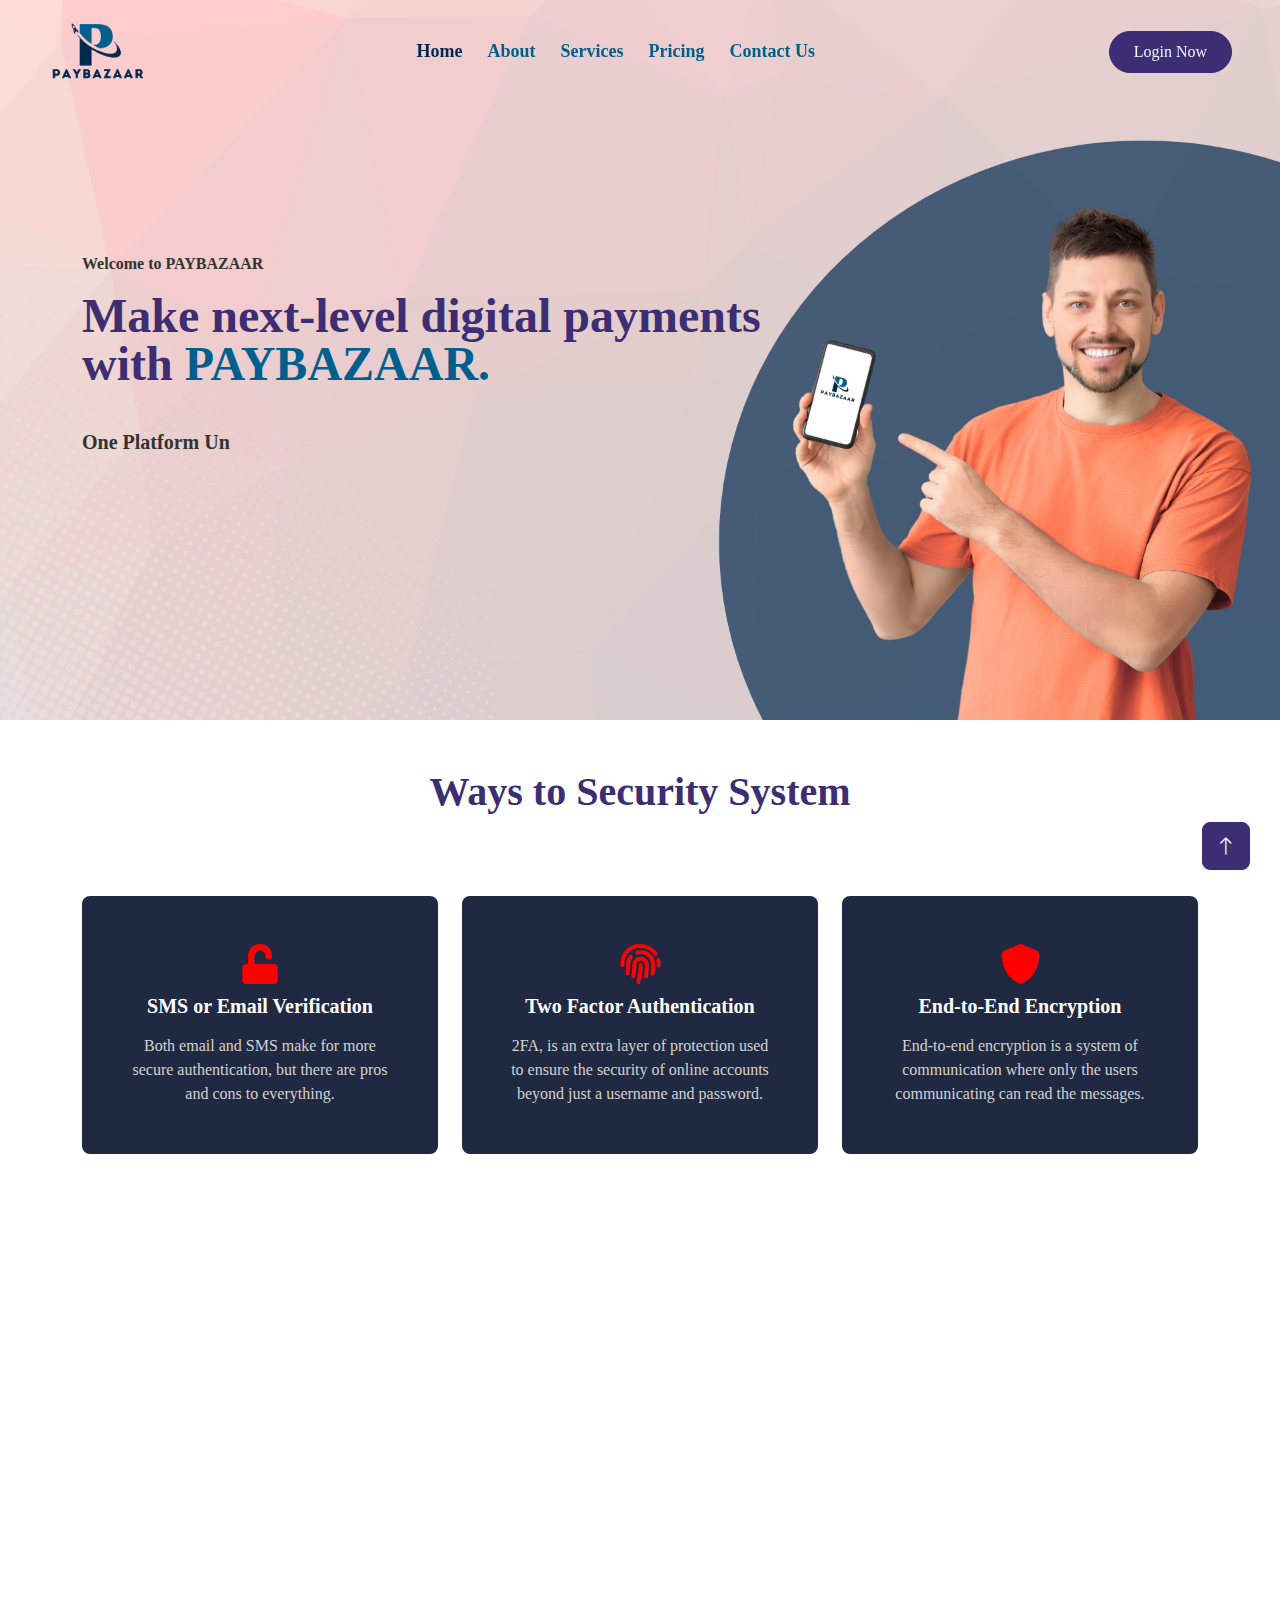
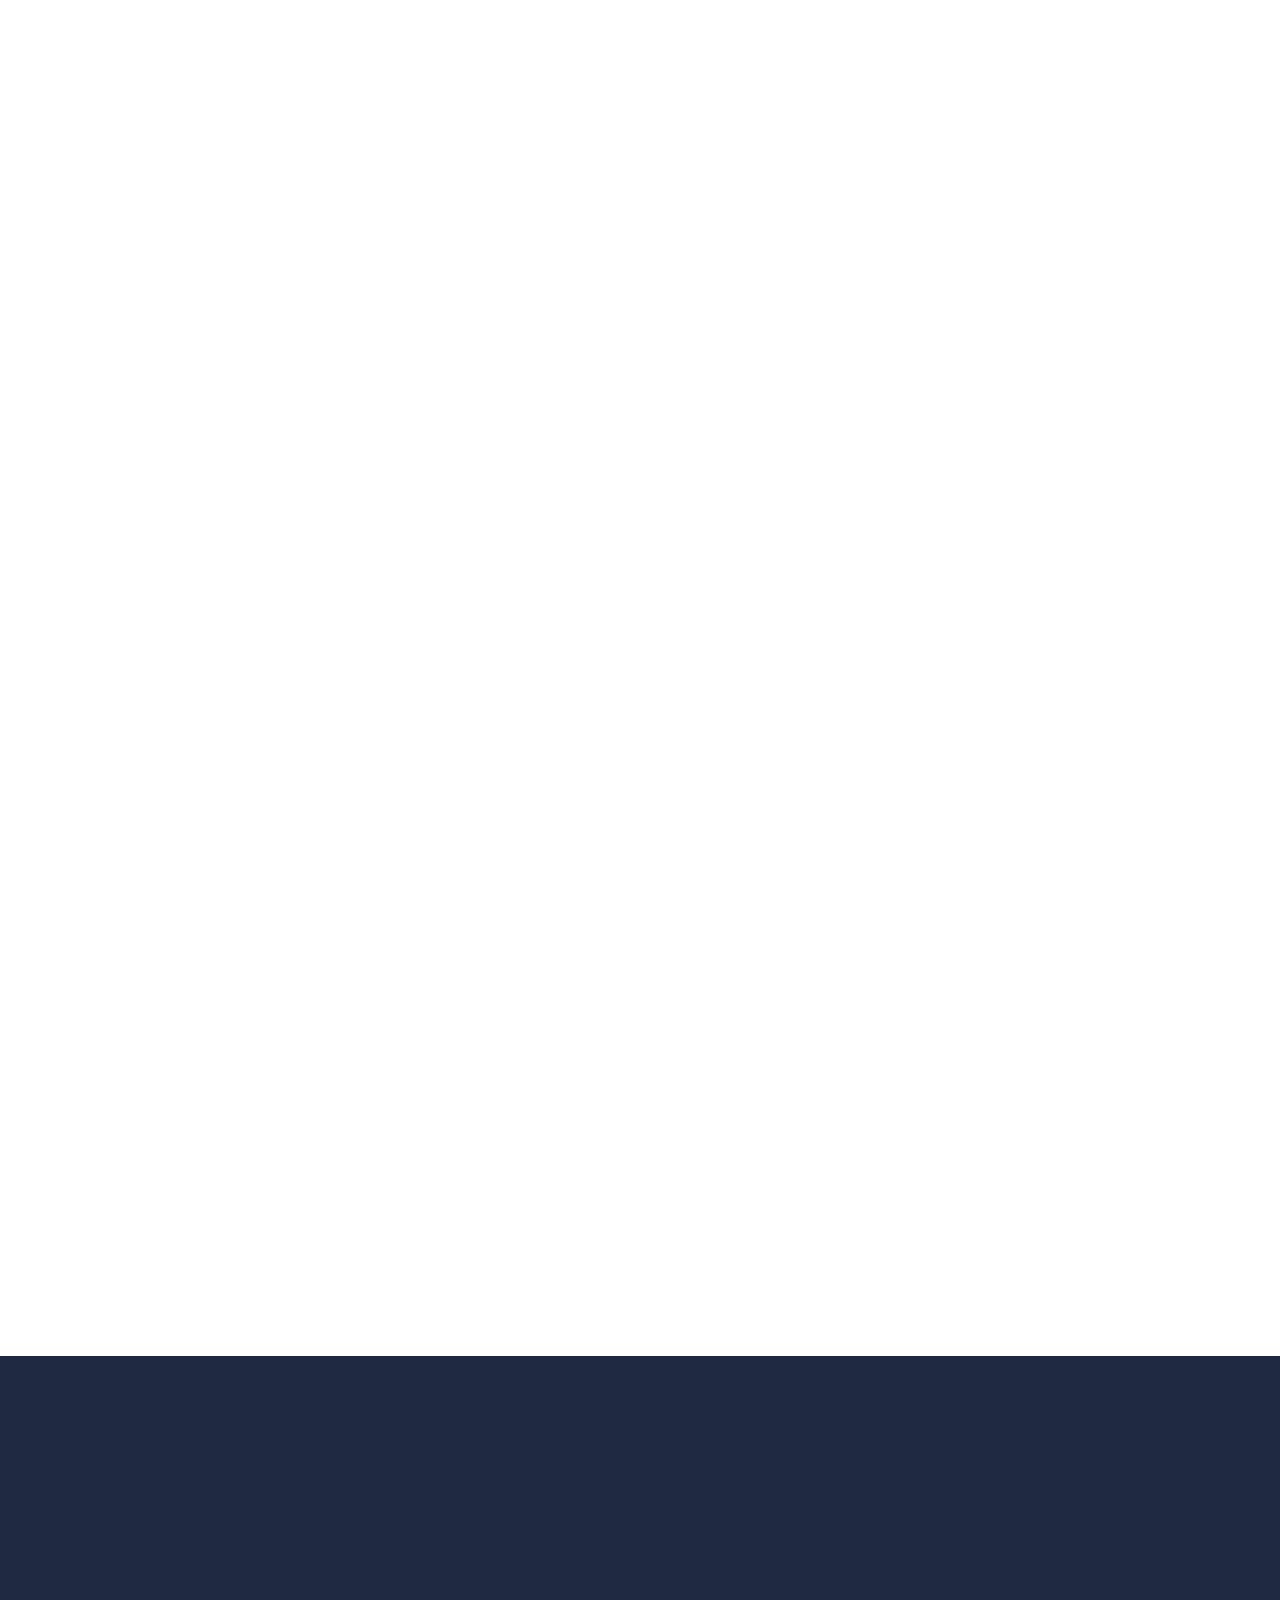
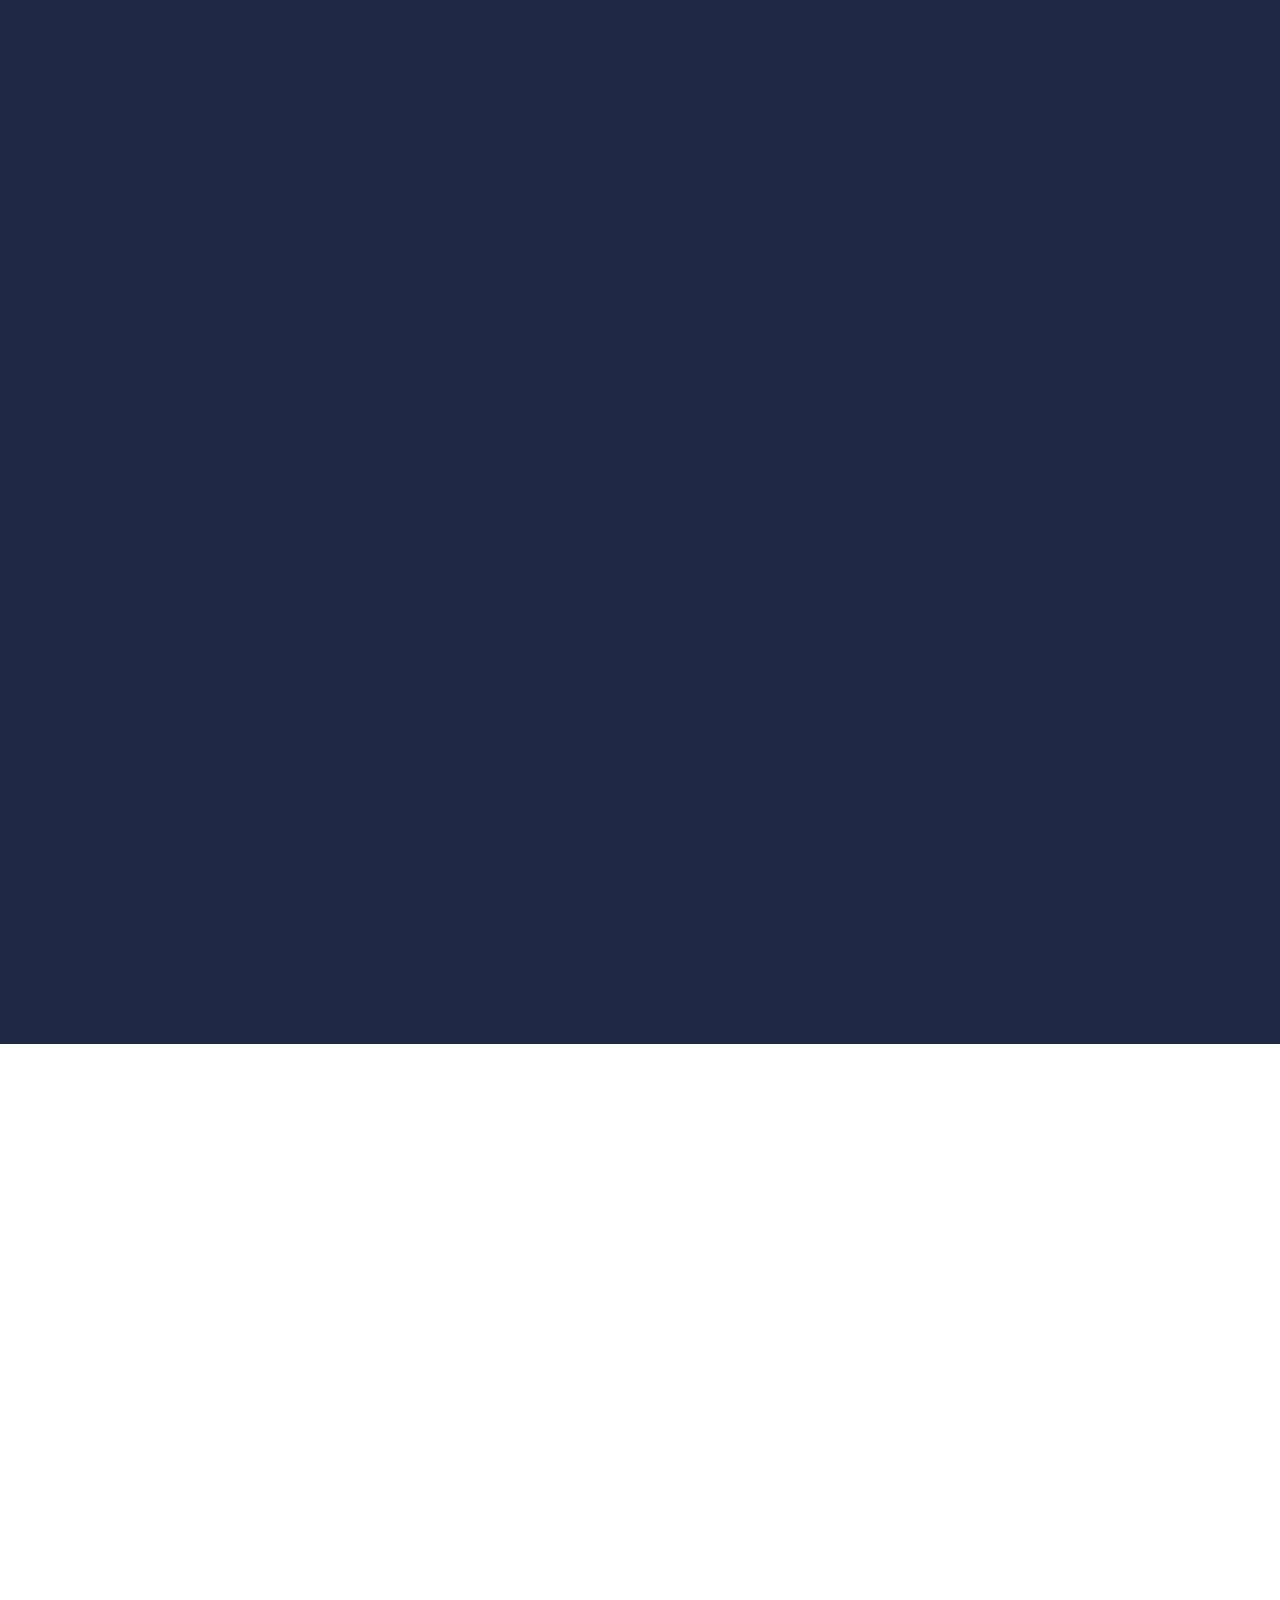
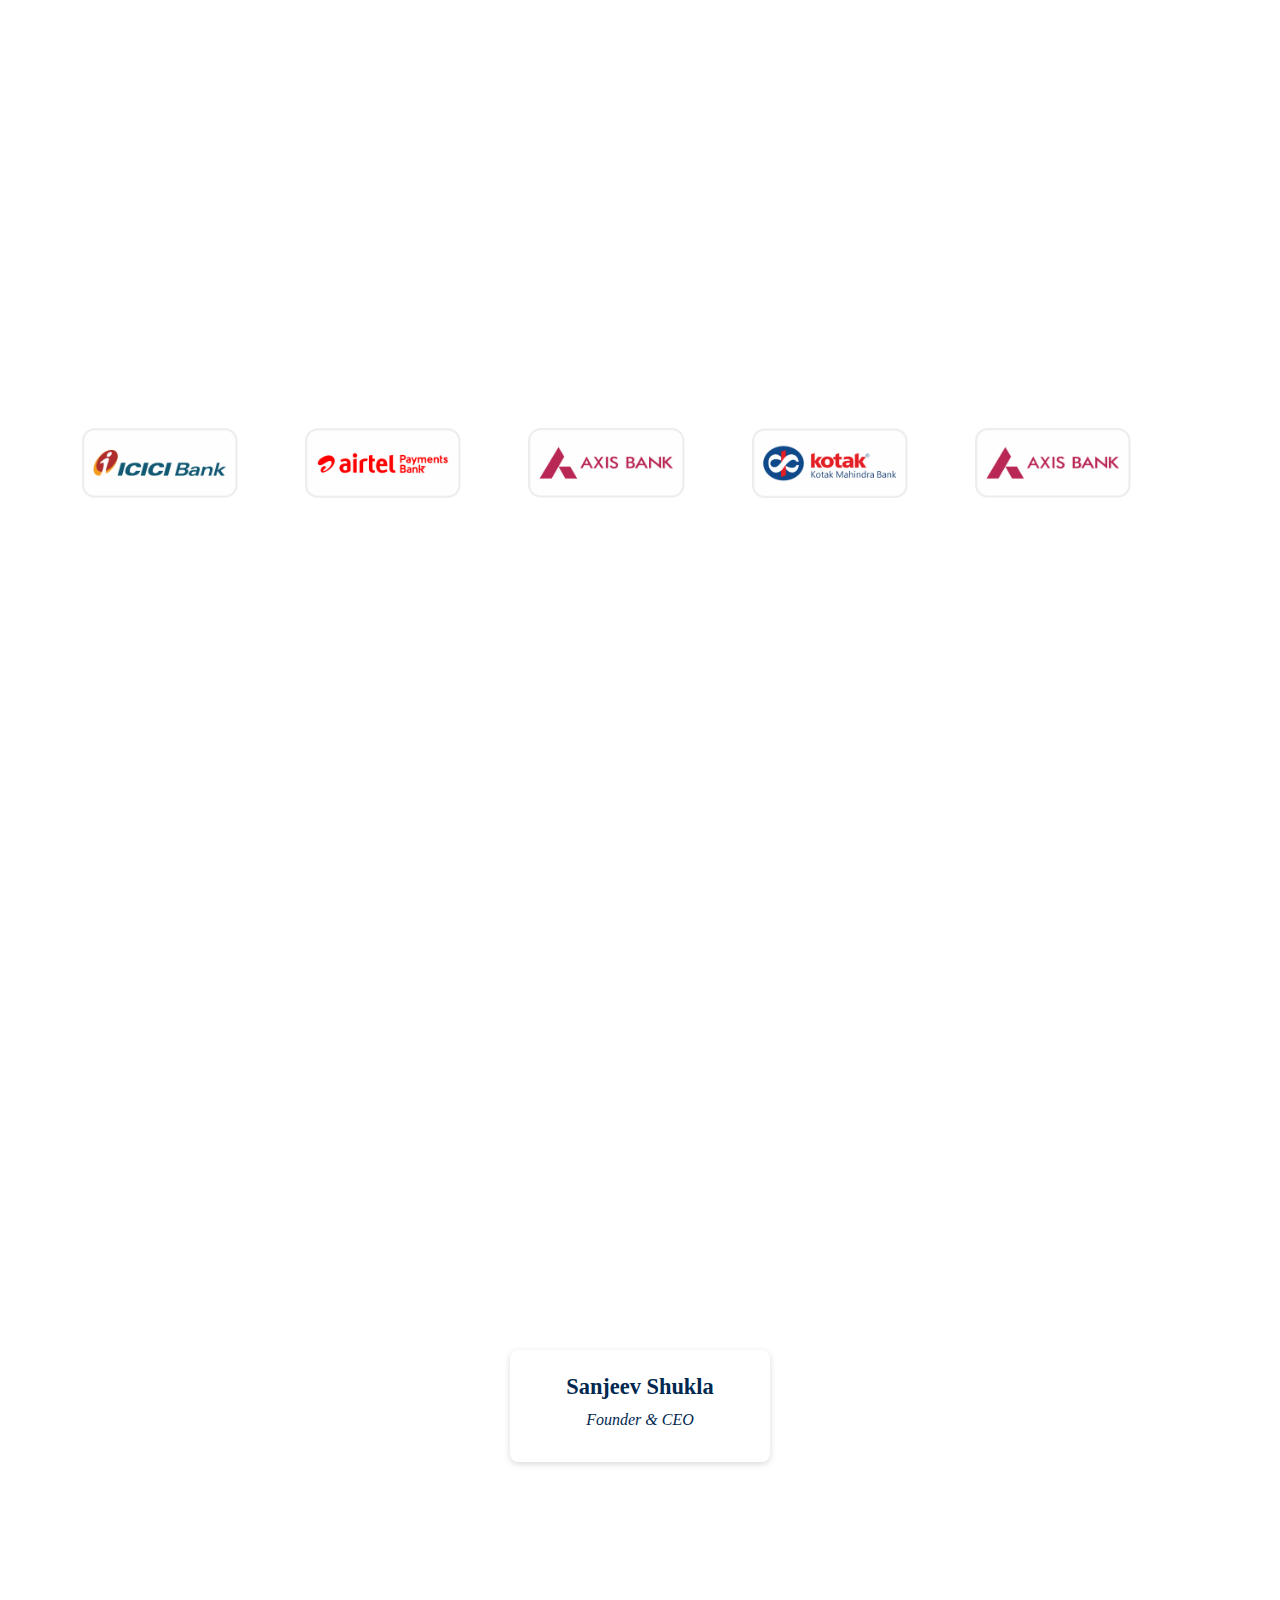
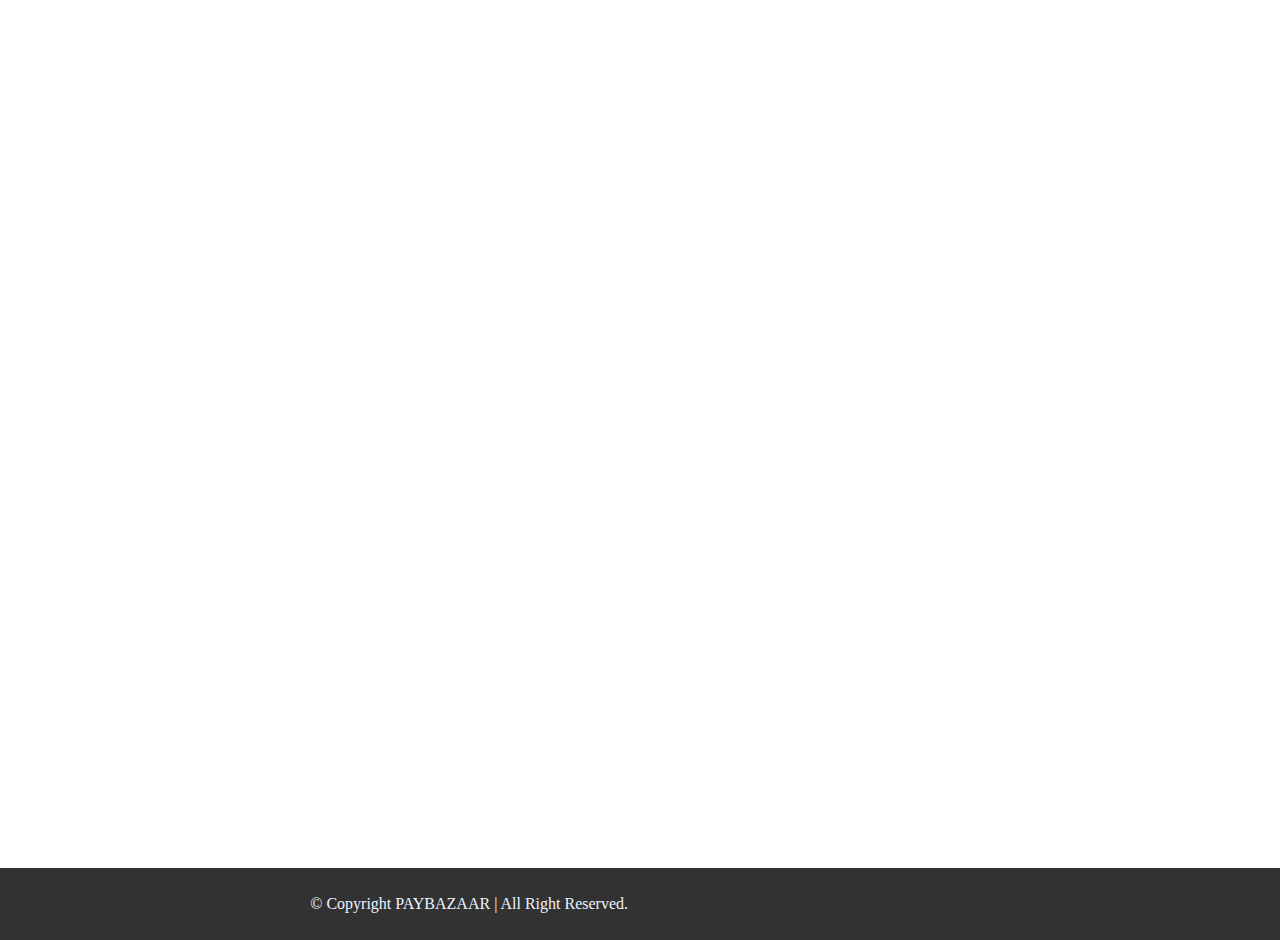
<file: index.html>
<!DOCTYPE html>
<html lang="en">

<head>
    <meta charset="utf-8">
    <title>PAYBAZAAR|Home</title>
    <meta content="width=device-width, initial-scale=1.0" name="viewport">
    <meta content="" name="keywords">
    <meta content="" name="description">

    <!-- Favicon -->
    <link href="img/favicon.png" rel="icon">

    <!-- Google Web Fonts -->
    <link rel="preconnect" href="https://fonts.googleapis.com">
    <link rel="preconnect" href="https://fonts.gstatic.com" crossorigin>
    <link
        href="https://fonts.googleapis.com/css2?family=Jost:wght@500;600;700&family=Open+Sans:wght@400;500&display=swap"
        rel="stylesheet">
    <link rel="stylesheet" href="https://cdnjs.cloudflare.com/ajax/libs/font-awesome/6.4.0/css/all.min.css">

    <!-- Icon Font Stylesheet -->
    <link href="https://cdnjs.cloudflare.com/ajax/libs/font-awesome/5.10.0/css/all.min.css" rel="stylesheet">
    <link href="https://cdn.jsdelivr.net/npm/bootstrap-icons@1.4.1/font/bootstrap-icons.css" rel="stylesheet">

    <!-- Libraries Stylesheet -->
    <link href="lib/animate/animate.min.css" rel="stylesheet">
    <link href="lib/owlcarousel/assets/owl.carousel.min.css" rel="stylesheet">

    <!-- Customized Bootstrap Stylesheet -->
    <link href="css/bootstrap.min.css" rel="stylesheet">

    <!-- Template Stylesheet -->
    <link href="css/style.css" rel="stylesheet">
</head>

<body>
    <!-- Spinner Start -->
    <div id="spinner"
        class="show bg-white position-fixed translate-middle w-100 vh-100 top-50 start-50 d-flex align-items-center justify-content-center">
        <div class="spinner-border text-primary" role="status" style="width: 3rem; height: 3rem;"></div>
    </div>
    <!-- Spinner End -->


    <!-- Navbar Start -->
    <div class="container-fluid fixed-top px-0 wow fadeIn" data-wow-delay="0.1s">

        <nav class="navbar navbar-expand-lg navbar-light py-lg-10 px-lg-5 wow fadeIn" data-wow-delay="0.1s">
            <a href="index.html" class="navbar-brand ms-4 ms-lg-0">
                <h1 class="display-5 text-primary m-0"><img src="img/cmlogo.png" width="100px"></h1>
            </a>
            <button type="button" class="navbar-toggler me-4" data-bs-toggle="collapse"
                data-bs-target="#navbarCollapse">
                <span class="navbar-toggler-icon"></span>
            </button>
            <div class="collapse navbar-collapse" id="navbarCollapse">
                <div class="collapse navbar-collapse" id="navbarCollapse">
                    <div class="navbar-nav mx-auto py-0">
                        <a href="#home" class="nav-item nav-link active">Home</a>
                        <a href="#about" class="nav-item nav-link">About</a>
                        <!-- <a href="#overview" class="nav-item nav-link">Overview</a> -->
                        <a href="service.html" class="nav-item nav-link">Services</a>
                        <a href="#pricing" class="nav-item nav-link">Pricing</a>
                        <a href="#contact" class="nav-item nav-link">Contact Us</a>
                        <a href="https://retailer.paybazaar.in" class="nav-item nav-link d-lg-none">Login Now</a>
                    </div>
                    <a href="https://retailer.paybazaar.in" class="btn btn-primary rounded-pill py-2 px-4 ms-3 d-none d-lg-block">Login Now</a>
                </div>

                <!-- <a> <button style="border: 1px solid red; border-radius: 5px;">LOGIN</button></a> -->

            </div>
        </nav>
    </div>
    <!-- Navbar End -->


    <!-- Carousel Start -->
    <div class="container-fluid p-0 mb-5 wow fadeIn" data-wow-delay="0.1s">
        <div id="header-carousel" class="carousel  carousel-fade" data-bs-ride="carousel">
            <div class="carousel-inner">
                <div class="carousel-item active">
                    <img class="w-100" src="img/home bg.jpg" alt="Image">
                    <div class="carousel-caption">
                        <div class="container">
                            <div class="row justify-content-start">
                                <div class="col-lg-8">
                                    <p class="d-inline-block text-primary fw-semi-bold animated slideInDown">
                                        Welcome to PAYBAZAAR</p>
                                    <h4 class="display-1 mb-4 animated slideInDown">Make next-level digital payments
                                        with <span style="color: #005f8d;">PAYBAZAAR.</span>
                                    </h4>
                                    <h1> <span></span>
                                    </h1>
                                    <!-- <a href="" class="btn btn-primary py-3 px-5 animated slideInDown">Explore More</a> -->
                                </div>
                            </div>
                        </div>
                    </div>
                </div>
            </div>
        </div>
    </div>

    <!-- Carousel End -->






    <div class="mx-auto text-center wow fadeInUp" data-wow-delay="0.1s"
        style="max-width: 600px; margin-top: 40px; margin-bottom: 80px;">
        <h1 class="mb-3"> Ways to Security System</h1>
    </div>
    <!-- Feature Start -->
    <div class="container-xxl py-6">

        <div class="container">
            <div class="row g-4">
                <div class="col-lg-4 wow fadeInUp" data-wow-delay="0.1s">
                    <div class="feature-item bg-light rounded text-center p-5">
                        <i class="fa fa-unlock" style="color: red; font-size: 40px; margin-bottom: 10px;"></i>
                        <h5 class="mb-3" style="color: white;">SMS or Email Verification</h5>
                        <p class="m-0" style="color: rgb(212, 209, 209);">Both email and SMS make for more secure
                            authentication, but there are pros and
                            cons to everything.</p>
                    </div>
                </div>
                <div class="col-lg-4 wow fadeInUp" data-wow-delay="0.3s">
                    <div class="feature-item bg-light rounded text-center p-5">
                        <i class="fa fa-fingerprint" style="color: red; font-size: 40px; margin-bottom: 10px;"></i>

                        <h5 class="mb-3" style="color: white;">Two Factor Authentication
                        </h5>
                        <p class="m-0" style="color: rgb(212, 209, 209);">2FA, is an extra layer of protection used to
                            ensure the security of online
                            accounts beyond just a username and password.

                        </p>
                    </div>
                </div>

                <div class="col-lg-4 wow fadeInUp" data-wow-delay="0.5s">
                    <div class="feature-item bg-light rounded text-center p-5">
                        <i class="fa fa-shield" style="color: red; font-size: 40px; margin-bottom: 10px;"></i>
                        <h5 class="mb-3" style="color: white;">End-to-End Encryption </h5>
                        <p class="m-0" style="color: rgb(212, 209, 209);">End-to-end encryption is a system of
                            communication where only the users
                            communicating can read the messages.</p>
                    </div>
                </div>
            </div>
        </div>
    </div>
    <!-- Feature End -->





    <!-- About Start -->
    <div class="container-xxl py-5" style="margin-top: 80px;">
        <div class="container">
            <div class="row g-4 align-items-end mb-4">
                <div class="col-lg-6 wow fadeInUp" data-wow-delay="0.1s">
                    <img class="img-fluid rounded" src="img/about_img.jpg">
                </div>
                <div class="col-lg-6 wow fadeInUp" data-wow-delay="0.3s">
                    <p class="d-inline-block border rounded text-primary fw-semi-bold py-1 px-3">About PAYBAZAAR
                    </p>
                    <h1 class="display-5 mb-4">What is PAYBAZAAR ? </h1>
                    <p class="mb-4"> At PAYBAZAAR, we are more than just a financial institution; we are a catalyst for
                        inclusive growth and empowerment. Our vision, "To empower every Indian with accessible and
                        affordable banking & financial services, through innovative fintech solutions," reflects our
                        commitment to being at the forefront of the financial revolution in India. We believe in
                        harnessing the power of technology to democratize financial services, making them reachable to
                        every corner of the nation. </p>

                    <p><i class="fa fa-check-circle text-primary me-3"></i>Dedicated Team</p>
                    <p><i class="fa fa-check-circle text-primary me-3"></i>Quick settlement from within 1 hour</p>
                    <p><i class="fa fa-check-circle text-primary me-3"></i>Quick Onboarding</p>
                    <p><i class="fa fa-check-circle text-primary me-3"></i>24/7 Available</p>

                    <a href="" class="btn btn-primary py-sm-3 px-sm-5 rounded-pill mt-3">Read More</a>
                </div>
            </div>
        </div>

    </div>
    </div>
    <!-- About End -->


    <!-- Facts Start -->
    <div class="container-fluid facts my-5 py-5" style="display: none;">
        <div class="container py-5">
            <div class="row g-5">
                <div class="col-sm-6 col-lg-3 text-center wow fadeIn" data-wow-delay="0.1s">
                    <i class="fa fa-users fa-3x text-white mb-3"></i>
                    <h1 class="display-4 text-white" data-toggle="counter-up">12030</h1>
                    <span class="fs-5 text-white">Retailers</span>
                    <hr class="bg-white w-25 mx-auto mb-0">
                </div>
                <div class="col-sm-6 col-lg-3 text-center wow fadeIn" data-wow-delay="0.3s">
                    <i class="fa fa-check fa-3x text-white mb-3"></i>
                    <h1 class="display-4 text-white" data-toggle="counter-up">1123</h1>
                    <span class="fs-5 text-white">Distributors</span>
                    <hr class="bg-white w-25 mx-auto mb-0">
                </div>
                <div class="col-sm-6 col-lg-3 text-center wow fadeIn" data-wow-delay="0.5s">
                    <i class="fa fa-users-cog fa-3x text-white mb-3"></i>
                    <h1 class="display-4 text-white" data-toggle="counter-up">212</h1>
                    <span class="fs-5 text-white">Super Distributors</span>
                    <hr class="bg-white w-25 mx-auto mb-0">
                </div>
                <div class="col-sm-6 col-lg-3 text-center wow fadeIn" data-wow-delay="0.7s">
                    <i class="fa fa-award fa-3x text-white mb-3"></i>
                    <h1 class="display-4 text-white" data-toggle="counter-up">8</h1>
                    <span class="fs-5 text-white">Awards Achieved</span>
                    <hr class="bg-white w-25 mx-auto mb-0">
                </div>
            </div>
        </div>
    </div>
    <!-- Facts End -->


    <!-- Features Start -->
    <!-- <div class="container-xxl feature py-5">
        <div class="container">
            <div class="row g-5 align-items-center">
                <div class="col-lg-6 wow fadeInUp" data-wow-delay="0.1s">
                    <p class="d-inline-block border rounded text-primary fw-semi-bold py-1 px-3">Why Choosing Us!</p>
                    <h1 class="display-5 mb-4">Few Reasons Why People Choosing Us!</h1>
                    <p class="mb-4">India is currently the powerhouse of fintech innovations and with many fintechs
                        focusing on the rapid advancement of cutting-edge payment products we have become the market
                        leader in processing digital transactions. Despite this, there is a large volume of India’s
                        population that still doesn’t have access to basic banking facilities. We have decided to change
                        that. With PAYBAZAAR, we aim to not only create revolutionary financial solutions but also bridge
                        the gap of technological inaccessibility between rural and urban India. </p>
                  
                </div>
                <div class="col-lg-6">
                    <div class="row g-4 align-items-center">
                        <div class="col-md-6">
                            <div class="row g-4">
                                <div class="col-12 wow fadeIn" data-wow-delay="0.3s">
                                    <div class="feature-box border rounded p-4">
                                        <i class="fa fa-check fa-3x text-primary mb-3"></i>
                                        <h4 class="mb-3">Fast Executions</h4>
                                        <p class="mb-3">       </p>
                                        <a class="fw-semi-bold" href="">Read More <i
                                                class="fa fa-arrow-right ms-1"></i></a>
                                    </div>
                                </div>
                                <div class="col-12 wow fadeIn" data-wow-delay="0.5s">
                                    <div class="feature-box border rounded p-4">
                                        <i class="fa fa-check fa-3x text-primary mb-3"></i>
                                        <h4 class="mb-3">Guide & Support</h4>
                                        <p class="mb-3">Clita erat ipsum et lorem et sit, sed stet lorem sit clita duo
                                            justo erat amet</p>
                                        <a class="fw-semi-bold" href="">Read More <i
                                                class="fa fa-arrow-right ms-1"></i></a>
                                    </div>
                                </div>
                            </div>
                        </div>
                        <div class="col-md-6 wow fadeIn" data-wow-delay="0.7s">
                            <div class="feature-box border rounded p-4">
                                <i class="fa fa-check fa-3x text-primary mb-3"></i>
                                <h4 class="mb-3">Financial Secure</h4>
                                <p class="mb-3">Clita erat ipsum et lorem et sit, sed stet lorem sit clita duo justo
                                    erat amet</p>
                                <a class="fw-semi-bold" href="">Read More <i class="fa fa-arrow-right ms-1"></i></a>
                            </div>
                        </div>
                    </div>
                </div>
            </div>
        </div>
    </div> -->
    <!-- Features End -->


    <!-- Service Start -->
    <div class="container-xxl service py-5">
        <div class="container">
            <div class="text-center mx-auto wow fadeInUp" data-wow-delay="0.1s" style="max-width: 600px;">
                <p class="d-inline-block border rounded text-primary fw-semi-bold py-1 px-3">Our Services</p>
                <h1 class="display-5 mb-5"> We Provided Best Services </h1>
            </div>
            <!-- Advanced Feature Start -->
            <div class="container-xxl py-6" id="features">
                <div class="container">
                    <div class="mx-auto text-center wow fadeInUp" data-wow-delay="0.1s" style="max-width: 600px;">

                    </div>
                    <div class="row g-4">
                        <div class="col-lg-3 col-md-6 wow fadeInUp" data-wow-delay="0.1s">
                            <div class="advanced-feature-item text-center rounded py-5 px-4">
                                <img src="img/aeps.png" alt="" width="130px">
                                <h4 class="mb-3">AePS Services </h4>

                            </div>
                        </div>
                        <div class="col-lg-3 col-md-6 wow fadeInUp" data-wow-delay="0.3s">
                            <div class="advanced-feature-item text-center rounded py-5 px-4">
                                <img src="img/icon/utility icon.png" alt="" width="160px" style="margin-bottom: 20px;">
                                <h4 class="mb-3">Utility Services </h4>
                                <!-- <p class="m-0">Erat ipsum justo amet duo et elitr dolor, est duo duo eos lorem sed diam
                                stet.</p> -->
                            </div>
                        </div>
                        <div class="col-lg-3 col-md-6 wow fadeInUp" data-wow-delay="0.5s">
                            <div class="advanced-feature-item text-center rounded py-5 px-4">
                                <img src="img/recharge.png" alt="" width="135px">
                                <h4 class="mb-3">Recharge </h4>

                            </div>
                        </div>
                        <!-- <div class="col-lg-3 col-md-6 wow fadeInUp" data-wow-delay="0.7s">
                            <div class="advanced-feature-item text-center rounded py-5 px-4">
                                <img src="img/money-transfer.png" alt="" width="120px" style="margin-bottom: 20px;">
                                <h4 class="mb-3">Money Transfer </h4>

                            </div>
                        </div> -->
                    </div>
                    <div class="row g-4" style="margin-top: 20px;">
                        <div class="col-lg-3 col-md-6 wow fadeInUp" data-wow-delay="0.1s">
                            <div class="advanced-feature-item text-center rounded py-5 px-4">
                                <img src="img/bus-ticket-booking.png" alt="" width="120px">
                                <h4 class="mb-3">Bus Ticket </h4>

                            </div>
                        </div>
                        <div class="col-lg-3 col-md-6 wow fadeInUp" data-wow-delay="0.3s">
                            <div class="advanced-feature-item text-center rounded py-5 px-4">
                                <img src="img/icon/travel.png" alt="" width="160px" style="margin-bottom: 20px;">
                                <h4 class="mb-3">Travel Services </h4>

                            </div>
                        </div>
                        <div class="col-lg-3 col-md-6 wow fadeInUp" data-wow-delay="0.5s">
                            <div class="advanced-feature-item text-center rounded py-5 px-4">
                                <img src="img/qr code.png" alt="" width="150px" style="margin-bottom: 10px;">
                                <h4 class="mb-3">QR Payment </h4>

                            </div>
                        </div>
                        <div class="col-lg-3 col-md-6 wow fadeInUp" data-wow-delay="0.7s">

                            <img src="img/white box.png" alt="" width="160px">
                            <a href="service.html"
                                class="btn btn-primary rounded-pill py-2 px-4 ms-3 d-none d-lg-block">More</a>


                        </div>
                    </div>

                </div>
            </div>
        </div>
    </div>
    <!-- Advanced Feature End -->

    </div>
    </div>
    <!-- Service End -->


    <!-- Projects Start -->
    <div class="container-xxl py-5">
        <div class="container">
            <div class="text-center mx-auto wow fadeInUp" data-wow-delay="0.1s" style="max-width: 600px;">
                <p class="d-inline-block border rounded text-primary fw-semi-bold py-1 px-3">PAYBAZAAR Target</p>
                <!-- <h1 class="display-5 mb-5">WHAT WE DO?</h1> -->
            </div>



        </div>
    </div>
    <!-- Projects End -->


    <!-- Overview Start -->
    <div class="container-xxl bg-light my-6 py-5" id="overview">
        <div class="container">
            <div class="row g-5 py-5 align-items-center">
                <div class="col-lg-6 wow fadeInUp" data-wow-delay="0.1s">
                    <img class="img-fluid rounded" src="img/mission.png">
                </div>
                <div class="col-lg-6 wow fadeInUp" data-wow-delay="0.5s">
                    <div class="d-flex align-items-center mb-4">
                        <h1 style="color: white;" class="mb-0">Mission of PAYBAZAAR</h1>
                        <span class="bg-primary mx-2" style="width: 30px; height: 2px;"></span>

                    </div>
                    <p class="mb-4" style="color: white; font-size: 18px;">Our mission is to simplify financial
                        transactions and make them accessible to
                        everyone, especially underserved and unbanked communities. Through continuous innovation, we aim
                        to provide secure, efficient, and user-friendly digital payment solutions that bridge financial
                        gaps and drive economic empowerment globally.

                    </p>
                    <!-- <p><i class="fa fa-check-circle text-primary me-3"></i>Fully customizable</p>
                    <p><i class="fa fa-check-circle text-primary me-3"></i>User friendly interface</p>
                    <p class="mb-0"><i class="fa fa-check-circle text-primary me-3"></i>More effective &
                        poerwfull
                    </p> -->
                </div>
            </div>
            <div class="row g-5 py-5 align-items-center flex-column-reverse flex-lg-row">
                <div class="col-lg-6 wow fadeInUp" data-wow-delay="0.5s">
                    <div class="d-flex align-items-center mb-4">
                        <h1 style="color: white;" class="mb-0">Vision of PAYBAZAAR</h1>
                        <span class="bg-primary mx-2" style="width: 30px; height: 2px;"></span>

                    </div>
                    <p class="mb-4" style="color: white; font-size: 18px;">To create a world where financial services
                        are universally accessible, empowering
                        individuals and businesses to thrive through innovative and inclusive digital payment solutions.
                    </p>
                    <!-- <p><i class="fa fa-check-circle text-primary me-3"></i>For displaying web content within the app
                    </p>
                    <p><i class="fa fa-check-circle text-primary me-3"></i>API:
                        Most common method.</p>
                    <p class="mb-0"><i class="fa fa-check-circle text-primary me-3"></i>Plan authentication and
                        security measures.
                    </p> -->
                </div>
                <div class="col-lg-6 wow fadeInUp" data-wow-delay="0.1s">
                    <img class="img-fluid rounded" src="img/vision.png">
                </div>
            </div>
            <!-- <div class="row g-5 py-5 align-items-center">
                <div class="col-lg-6 wow fadeInUp" data-wow-delay="0.1s">
                    <img class="img-fluid rounded" src="img/overview-3.png">
                </div>
                <div class="col-lg-6 wow fadeInUp" data-wow-delay="0.5s">
                    <div class="d-flex align-items-center mb-4">
                        <h1 class="mb-0">03</h1>
                        <span class="bg-primary mx-2" style="width: 30px; height: 2px;"></span>
                        <h5 class="mb-0">Web & App Security </h5>
                    </div>
                    <p class="mb-4">Web and app security is crucial to protect user data, maintain trust, and ensure the
                        integrity of your systems. Here are key security points to consider for both web and app
                        platforms:</p>
                    <p><i class="fa fa-check-circle text-primary me-3"></i>Use multi-factor authentication (MFA)</p>

                    <p><i class="fa fa-check-circle text-primary me-3"></i>Sanitize and validate all user inputs</p>
                    <p class="mb-0"><i class="fa fa-check-circle text-primary me-3"></i>Plan for regular updates and
                        maintenance. </p> <br>
                    <p><i class="fa fa-check-circle text-primary me-3"></i>Secure API endpoints with proper
                        authorization checks </p>
                </div>
            </div> -->
        </div>
    </div>
    <!-- Overview End -->


    <!-- Team Start -->
    <div class="container-xxl py-5" style="display: none;">
        <div class="container">
            <div class="text-center mx-auto wow fadeInUp" data-wow-delay="0.1s" style="max-width: 600px;">
                <p class="d-inline-block border rounded text-primary fw-semi-bold py-1 px-3">Our Team</p>
                <h1 class="display-5 mb-5">Leadership</h1>
            </div>
            <div class="row g-4">
                <div class="col-lg-4 col-md-6 wow fadeInUp" data-wow-delay="0.1s">
                    <div class="team-item">
                        <img class="img-fluid rounded" src="img/user.png" alt="">
                        <div class="team-text">
                            <h4 class="mb-0">Name</h4>
                            <div class="team-social d-flex">

                                <a class="btn btn-square rounded-circle mx-1" href="#" target="_blank"><i
                                        class="fab fa-linkedin-in"></i></a>

                            </div>
                        </div>
                    </div>
                </div>
                <div class="col-lg-4 col-md-6 wow fadeInUp" data-wow-delay="0.3s">
                    <div class="team-item">
                        <img class="img-fluid rounded" src="img/user.png" alt="">
                        <div class="team-text">
                            <h4 class="mb-0">Name</h4>
                            <div class="team-social d-flex">

                                <a class="btn btn-square rounded-circle mx-1" href="#" target="_blank"><i
                                        class="fab fa-linkedin-in"></i></a>

                            </div>
                        </div>
                    </div>
                </div>
            </div>
        </div>
    </div>
    <!-- Team End -->


    <!-- Process Start -->
    <div class="container-xxl py-6" style="margin-top: 200px; margin-bottom: 140px;">
        <div class="container">
            <div class="row g-5">
                <div class="col-lg-6 wow fadeInUp" data-wow-delay="0.1s">
                    <img class="img-fluid rounded" src="img/MapChart.png" alt="">
                    <!-- <video class="img-fluid rounded" src="img/verify.mp4" autoplay></video> -->
                </div>
                <div class="col-lg-6 wow fadeInUp" data-wow-delay="0.5s">
                    <h1 class="mb-4">Our Presence </h1>
                    <p class="mb-4">A Private Limited is the most popular type of partnership Malta. The limited
                        liability is, in fact, the only type of company allowed by Companies.


                    </p>
                    <ul class="process mb-0">
                        <li>
                            <!-- <span><i class="fa fa-cog"></i></span> -->
                            <div>
                                <h5>QR Code Support </h5>
                                <p>Essential for using QR codes for various purposes, such as making payments, accessing
                                    information, or completing transactions. the user may need to scan a QR code to
                                    initiate the transaction.

                                </p>
                            </div>
                        </li>
                        <li>
                            <!-- <span><i class="fa fa-address-card"></i></span> -->
                            <div>
                                <h5>Receive Money </h5>
                                <p>Receive Money is a term used to describe the process of accepting or collecting funds
                                    that have been sent or transferred to you by another party. This methods such as
                                    bank transfers.

                                </p>
                            </div>
                        </li>
                        <li>
                            <!-- <span><i class="fa fa-check"></i></span> -->
                            <div>
                                <h5>Withdraw</h5>
                                <p>Merchant account to transfer funds to their linked bank account. This allows them to
                                    access the funds received from customer payments and use them for various purposes.
                                    personal use.

                                </p>
                            </div>
                        </li>
                    </ul>
                </div>
            </div>
        </div>
    </div>
    <!-- Process End -->





    <!-- Pricing Start -->
    <div class="container-xxl py-6" id="pricing" style="display: none;">
        <div class="container">
            <div class="mx-auto text-center wow fadeInUp" data-wow-delay="0.1s" style="max-width: 600px;">
                <h1 class="mb-3">Explore Our Package Offerings</h1>
                <p class="mb-5"></p>
            </div>
            <div class="row g-4">
                <div class="col-lg-4 col-md-6 wow fadeInUp" data-wow-delay="0.1s">
                    <div class="price-item rounded overflow-hidden" style=" box-shadow: 0 0 45px rgba(0, 0, 0, 0.08);">
                        <div class="bg-dark p-4">
                            <h4 class="text-white mt-2">Whitelabel Partner</h4>
                            <div class="text-white">
                                <p></p>
                            </div>
                        </div>
                        <div class="p-4">
                            <div class="d-flex justify-content-between mb-3"><span>Can Create Distributor, Master
                                    Distributor, Agents</span><i class="fa fa-check text-success pt-1"></i></div>
                            <div class="d-flex justify-content-between mb-3"><span>wallet top up on demand</span><i
                                    class="fa fa-check text-success pt-1"></i></div>
                            <div class="d-flex justify-content-between mb-3"><span>Web application</span><i
                                    class="fa fa-check text-success pt-1"></i></div>
                            <div class="d-flex justify-content-between mb-3"><span>Instant Settlement for AEPS/mATM
                                    Transactions.</span><i class="fa fa-check text-success pt-1"></i></div>
                            <div class="d-flex justify-content-between mb-3"><span>Android Application</span><i
                                    class="fa fa-check text-success pt-1"></i></div>
                            <div class="d-flex justify-content-between mb-3"><span>Wallet System</span><i
                                    class="fa fa-check text-success pt-1"></i></div>
                            <div class="d-flex justify-content-between mb-3"><span>Whitelabel can create unlimited
                                    ID’s</span><i class="fa fa-check text-success pt-1"></i></div>
                            <div class="d-flex justify-content-between mb-3"><span>TDS/Gst Report</span><i
                                    class="fa fa-check text-success pt-1"></i></div>
                            <div class="d-flex justify-content-between mb-3"><span>Free SMS & Email alerts</span><i
                                    class="fa fa-check text-success pt-1"></i></div>
                            <div class="d-flex justify-content-between mb-3"><span>Can set Services User
                                    wise</span><i class="fa fa-check text-success pt-1"></i></div>
                            <!-- <div class="d-flex justify-content-between mb-3"><span>Less investment for own brand
                                    portal
                                </span><i class="fa fa-check text-success pt-1"></i></div> -->

                            <a href="" class="btn btn-dark rounded-pill py-2 px-4 mt-3">Get Started</a>
                        </div>
                    </div>
                </div>
                <div class="col-lg-4 col-md-6 wow fadeInUp" data-wow-delay="0.3s">
                    <div class="price-item rounded overflow-hidden" style=" box-shadow: 0 0 45px rgba(0, 0, 0, 0.08);">
                        <div class="bg-dark p-4" style="background-color: rgb(233, 62, 62);">
                            <h4 class="text-white mt-2">Verification Api</h4>
                            <div class="text-white">
                                <p></p>
                            </div>
                        </div>
                        <div class="p-4">
                            <div class="d-flex justify-content-between mb-3"><span>Pan Card</span><i
                                    class="fa fa-check text-success pt-1"></i></div>
                            <div class="d-flex justify-content-between mb-3"><span>Aadhar Card</span><i
                                    class="fa fa-check text-success pt-1"></i></div>
                            <div class="d-flex justify-content-between mb-3"><span>Bank Account</span><i
                                    class="fa fa-check text-success pt-1"></i></div>
                            <!-- <div class="d-flex justify-content-between mb-3"><span>Credit Card</span><i
                                    class="fa fa-check text-success pt-1"></i></div> -->
                            <div class="d-flex justify-content-between mb-3"><span>Rc Verification</span><i
                                    class="fa fa-check text-success pt-1"></i></div>
                            <div class="d-flex justify-content-between mb-3"><span>Dl verification</span><i
                                    class="fa fa-check text-success pt-1"></i></div>
                            <div class="d-flex justify-content-between mb-3"><span>UPI verification</span><i
                                    class="fa fa-check text-success pt-1"></i></div>
                            <a href="" class="btn btn-primary rounded-pill py-2 px-4 mt-3">Get Started</a>
                        </div>
                    </div>
                </div>
                <div class="col-lg-4 col-md-6 wow fadeInUp" data-wow-delay="0.5s">
                    <div class="price-item rounded overflow-hidden" style=" box-shadow: 0 0 45px rgba(0, 0, 0, 0.08);">
                        <div class="bg-dark p-4">
                            <h4 class="text-white mt-2">Banking & Payment Api</h4>
                            <div class="text-white">
                                <p></p>
                            </div>
                        </div>
                        <div class="p-4">
                            <div class="d-flex justify-content-between mb-3"><span>Money Transfer
                                </span><i class="fa fa-check text-success pt-1"></i></div>
                            <div class="d-flex justify-content-between mb-3"><span>Cash Withdrawal
                                </span><i class="fa fa-check text-success pt-1"></i></div>
                            <div class="d-flex justify-content-between mb-3"><span>Adhar Pay</span><i
                                    class="fa fa-check text-success pt-1"></i></div>
                            <div class="d-flex justify-content-between mb-3"><span>Credit Card Payment </span><i
                                    class="fa fa-check text-success pt-1"></i></div>
                            <div class="d-flex justify-content-between mb-3"><span>Utility </span><i
                                    class="fa fa-check text-success pt-1"></i></div>
                            <div class="d-flex justify-content-between mb-3"><span>LIC </span><i
                                    class="fa fa-check text-success pt-1"></i></div>
                            <div class="d-flex justify-content-between mb-3"><span>Recharge</span><i
                                    class="fa fa-check text-success pt-1"></i></div>
                            <a href="" class="btn btn-dark rounded-pill py-2 px-4 mt-3">Get Started</a>
                        </div>
                    </div>
                </div>
            </div>
        </div>
    </div>
    <!-- Pricing End -->

    <div class="container-xxl py-6" id="testimonial" style="margin-top: 140px; margin-bottom: 100px;">
        <div class="container">
            <div class="mx-auto text-center wow fadeInUp" data-wow-delay="0.1s" style="max-width: 600px;">
                <h1 class="mb-3">Our Partners</h1>
                <p class="mb-5"></p>
            </div>
            <div class="slider-container">
                <div class="logo-sliders">
                    <div class="slide"><img src="img/icon/icici.png" alt="Logo 1"></div>
                    <div class="slide"><img src="img/icon/airtel.png" alt="Logo 2"></div>
                    <div class="slide"><img src="img/icon/axis.png" alt="Logo 3"></div>
                    <div class="slide"><img src="img/icon/kotak.png" alt="Logo 4"></div>
                    <div class="slide"><img src="img/icon/axis.png" alt="Logo 5"></div>
                </div>
            </div>
        </div>
    </div>




    <!-- Testimonial Start -->
    <div class="container-xxl py-5">
        <div class="container">
            <div class="text-center mx-auto wow fadeInUp" data-wow-delay="0.1s" style="max-width: 600px;">
                <p class="d-inline-block border rounded text-primary fw-semi-bold py-1 px-3">Testimonial</p>
                <h1 class="display-5 mb-5">What Our Clients Say!</h1>
            </div>
            <div class="owl-carousel testimonial-carousel wow fadeInUp" data-wow-delay="0.3s">
                <div class="testimonial-item">
                    <div class="testimonial-text border rounded p-4 pt-5 mb-5">
                        <div class="btn-square bg-white border rounded-circle">
                            <i class="fa fa-quote-right fa-2x text-primary"></i>
                        </div>
                        I was always worried about hidden fees with other platforms, but PAYBAZAAR is transparent and
                        trustworthy. Their service is seamless, and I feel more in control of my money.
                    </div>
                    <!-- <img class="rounded-circle mb-3" src="img/testimonial-1.jpg" alt=""> -->
                    <h4>Ashok</h4>

                </div>
                <div class="testimonial-item">
                    <div class="testimonial-text border rounded p-4 pt-5 mb-5">
                        <div class="btn-square bg-white border rounded-circle">
                            <i class="fa fa-quote-right fa-2x text-primary"></i>
                        </div>
                        The customer support team is fantastic! They helped me resolve a payment issue within minutes.
                        PAYBAZAAR really values its customers, and it shows.
                    </div>
                    <!-- <img class="rounded-circle mb-3" src="img/testimonial-2.jpg" alt=""> -->
                    <h4>Ravi</h4>
                    <!-- <span>Retailer</span> -->
                </div>
                <div class="testimonial-item">
                    <div class="testimonial-text border rounded p-4 pt-5 mb-5">
                        <div class="btn-square bg-white border rounded-circle">
                            <i class="fa fa-quote-right fa-2x text-primary"></i>
                        </div>
                        PAYBAZAAR made accessing financial services a breeze for me, especially being from a rural area
                        with limited banking options. I can finally manage my money digitally and securely.
                    </div>
                    <!-- <img class="rounded-circle mb-3" src="img/testimonial-3.jpg" alt=""> -->
                    <h4>Karan</h4>

                </div>
                <div class="testimonial-item">
                    <div class="testimonial-text border rounded p-4 pt-5 mb-5">
                        <div class="btn-square bg-white border rounded-circle">
                            <i class="fa fa-quote-right fa-2x text-primary"></i>
                        </div>
                        I am very thankful
                        to PAYBAZAAR for presenting me with an opportunity to start my own business.
                    </div>
                    <!-- <img class="rounded-circle mb-3" src="img/testimonial-4.jpg" alt=""> -->
                    <h4>Navdeep</h4>

                </div>
            </div>
        </div>
    </div>
    <!-- Testimonial End -->


    <!-- team -->
    <div class="container-xxl py-6" id="testimonial" style="margin-top: 40px; margin-bottom: 100px;">
        <div class="container">
            <div class="mx-auto text-center wow fadeInUp" data-wow-delay="0.1s" style="max-width: 600px;">
                <h1 class="mb-3">Leadership</h1>
                <p class="mb-5"></p>
            </div>
            <div class="team-container">
                <div class="team-card">
                    <!-- <img src="img/Sanjeev.jpeg" alt="Sanjeev" class="team-photo" /> -->
                    <div class="team-name">Sanjeev Shukla</div>
                    <div class="team-role">Founder & CEO</div>
                </div>

            </div>

        </div>
    </div>

    <!-- Contact Start -->
    <div class="container-xxl py-6" id="contact" style="margin-top: 100px;">
        <div class="container">
            <div class="row g-5">
                <div class="col-lg-6 wow fadeInUp" data-wow-delay="0.1s">
                    <h1 class="mb-3">Contact Us
                    </h1>
                    <p class="mb-4">WE'RE READY TO HELP YOU</p>
                    <div class="d-flex mb-4">
                        <div class="flex-shrink-0 btn-square rounded-circle bg-primary text-white">
                            <i class="fa fa-phone-alt"></i>
                        </div>
                        <div class="ms-3">
                            <p class="mb-2">Call Us</p>
                            <h5 class="mb-0">+91 9319187762</h5>
                        </div>
                    </div>
                    <div class="d-flex mb-4">
                        <div class="flex-shrink-0 btn-square rounded-circle bg-primary text-white">
                            <i class="fa fa-envelope"></i>
                        </div>
                        <div class="ms-3">
                            <p class="mb-2">Mail Us</p>
                            <h5 class="mb-0">info@paybazaar.in</h5>
                        </div>
                    </div>
                    <div class="d-flex mb-0">
                        <div class="flex-shrink-0 btn-square rounded-circle bg-primary text-white">
                            <i class="fa fa-map-marker-alt"></i>
                        </div>
                        <div class="ms-3">
                            <p class="mb-2">Our Office</p>
                            <h5 class="mb-0">5054, Office No-304, Plot No-2, T/F  
Darya Ganj  
Netaji Subhash Marg  
Near Indraprastha Head Post Office  
New Delhi – 110002  
District: Central Delhi, State: Delhi</h5>
                        </div>
                    </div>
                </div>
                <div class="col-lg-6 wow fadeInUp" data-wow-delay="0.5s">
                    <form action="https://api.web3forms.com/submit" method="POST">
                        <div class="row g-3">
                            <div class="col-md-6">
                                <div class="form-floating">
                                    <input type="hidden" name="access_key" value="920bfb58-60c5-413a-bcc6-0d99c7d86561">
                                    <input type="text" class="form-control" id="name" placeholder="Your Name"
                                        name="username" required>
                                    <label for="name">Your Name</label>
                                </div>
                            </div>
                            <div class="col-md-6">
                                <div class="form-floating">
                                    <input type="email" class="form-control" id="email" placeholder="Your Email"
                                        name="email" required>
                                    <label for="email">Your Email</label>
                                </div>
                            </div>

                            <!-- <div class="col-12">
                                <div class="form-floating">
                                    <input type="text" class="form-control" id="subject" placeholder="Subject"
                                        name="subject">
                                    <label for="subject">Subject</label>
                                </div>
                            </div> -->
                            <div class="col-12">
                                <div class="form-floating">
                                    <input type="number" class="form-control" id="subject" placeholder="Number"
                                        name="number">
                                    <label for="subject">Number</label>
                                </div>
                            </div>
                            <div class="col-12">
                                <div class="form-floating">
                                    <textarea class="form-control" placeholder="Leave a message here" id="message"
                                        style="height: 150px"></textarea>
                                    <label for="message">Message</label>
                                </div>
                            </div>
                            <div class="col-12">
                                <button class="btn btn-primary rounded-pill py-3 px-5" type="submit">Submit</button>
                            </div>
                        </div>
                    </form>
                </div>
            </div>
        </div>
    </div>
    <!-- Contact End -->





    <!-- Footer Start -->
    <div class="container-fluid bg-dark text-light footer mt-5 py-5 wow fadeIn" data-wow-delay="0.1s">
        <div class="container py-5">
            <div class="row g-5">
                <div class="col-lg-3 col-md-6">
                    <h4 class="text-white mb-4">Paybazaar Technologies Pvt Ltd</h4>
                    <p>At PAYBAZAAR,
                        Join us on this transformative journey toward seamless digital payments, and experience a world
                        where your transactions are as simple as they are secure. Together, we're building a more
                        financially inclusive India, one transaction at a time.

                    </p>
                </div>
                <div class="col-lg-3 col-md-6">
                    <h4 class="text-white mb-4">Address</h4>
                    <p class="mb-2"><i class="fa fa-phone-alt me-3"></i>+91 9319187762</p>

                    <p class="mb-2"><i class="fa fa-envelope me-3"></i>info@paybazaar.in</p>
                    <p class="mb-2"><i class="fa fa-map-marker-alt me-3"></i>5054, Office No-304, Plot No-2, T/F  
Darya Ganj  
Netaji Subhash Marg  
Near Indraprastha Head Post Office  
New Delhi – 110002
District: Central Delhi, State: Delhi
                    </p>

                    <!-- <a class="btn btn-link" href="">Financial Consultancy</a>
                    <a class="btn btn-link" href="">Business Loans</a>
                    <a class="btn btn-link" href="">Business Analysis</a> -->
                </div>
                <div class="col-lg-3 col-md-6">
                    <h4 class="text-white mb-4">Quick Links</h4>
                    <a class="btn btn-link" href="index.html">Home</a>
                    <a class="btn btn-link" href="index.html">About Us</a>
                    <a class="btn btn-link" href="index.html">Contact Us</a>
                    <a class="btn btn-link" href="terms.html">Terms & Conditions</a>
                    <a class="btn btn-link" href="privcacy_policy.html">Privacy Policy</a>
                    <a class="btn btn-link" href="refundpolicy.html">Refund Policy</a>
                </div>
                <div class="col-lg-3 col-md-6">
                    <h4 class="text-white mb-4">Follow us </h4>

                    <div class="position-relative w-100">
                        <a href="#"><img src="img/google_playstore.png" width="180px" alt=""></a>
                    </div>
                    <div class="d-flex pt-2">
                        <a class="btn btn-square btn-outline-light rounded-circle me-2"
                            href="https://x.com/Paybazaartech" target="_blank"><i class="fab fa-twitter"></i></a>
                        <a class="btn btn-square btn-outline-light rounded-circle me-2" href=""><i
                                class="fab fa-facebook-f"></i></a>
                        <a class="btn btn-square btn-outline-light rounded-circle me-2"
                            href="https://www.instagram.com/paybazaartech/" target="_blank"><i
                                class="fab fa-instagram"></i></a>
                        <a class="btn btn-square btn-outline-light rounded-circle me-2"
                            href="https://www.linkedin.com/company/first-buzz-tech-private-limited/" target="_blank"><i
                                class="fab fa-linkedin-in"></i></a>
                    </div>
                </div>

            </div>
        </div>
    </div>
    <!-- Footer End -->


    <!-- Copyright Start -->
    <div class="container-fluid copyright py-4">
        <div class="container">
            <div class="row">
                <div class="col-md-6 text-center text-md-start mb-3 mb-md-0">
                    &copy; Copyright PAYBAZAAR</a> | All Right Reserved.
                </div>

            </div>
        </div>
    </div>
    <!-- Copyright End -->

    <!-- Back to Top -->
    <a href="#" class="btn btn-lg btn-primary btn-lg-square back-to-top"><i class="bi bi-arrow-up"></i></a>
    </div>

    <script async src='https://d2mpatx37cqexb.cloudfront.net/delightchat-whatsapp-widget/embeds/embed.min.js'></script>
    <script>
        var wa_btnSetting = { "btnColor": "#16BE45", "ctaText": "Chat us", "cornerRadius": "50", "marginBottom": "20", "marginLeft": 20, "marginRight": 20, "btnPosition": "left", "whatsAppNumber": "9319187762", "welcomeMessage": "Hii..Welcome to PAYBAZAAR", "zIndex": 999999, "btnColorScheme": "light" };
        window.onload = () => {
            _waEmbed(wa_btnSetting);
        };
    </script>

    <!-- JavaScript Libraries -->
    <script src="https://code.jquery.com/jquery-3.4.1.min.js"></script>
    <script src="https://cdn.jsdelivr.net/npm/bootstrap@5.0.0/dist/js/bootstrap.bundle.min.js"></script>
    <script src="lib/wow/wow.min.js"></script>
    <script src="lib/easing/easing.min.js"></script>
    <script src="lib/waypoints/waypoints.min.js"></script>
    <script src="lib/owlcarousel/owl.carousel.min.js"></script>
    <script src="lib/counterup/counterup.min.js"></script>

    <!-- Template Javascript -->
    <script src="js/main.js"></script>
</body>


</html>
</file>
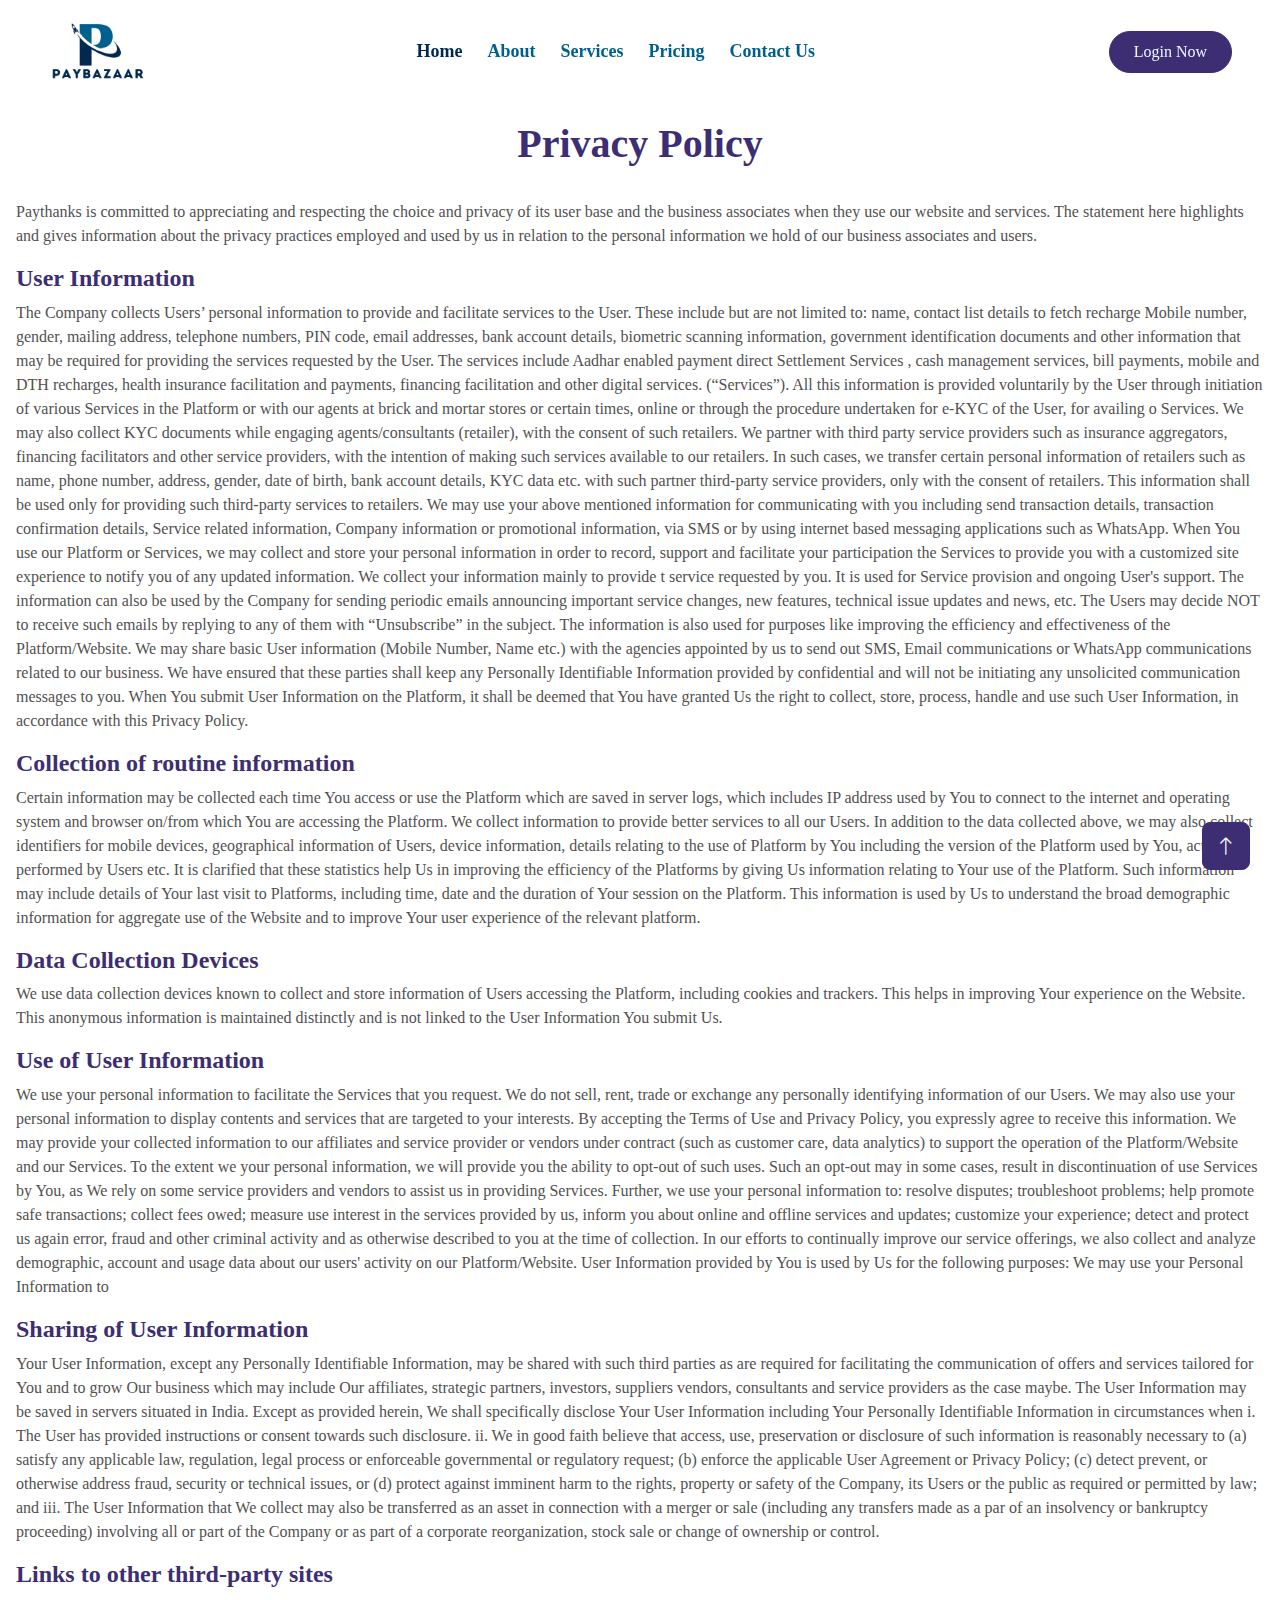
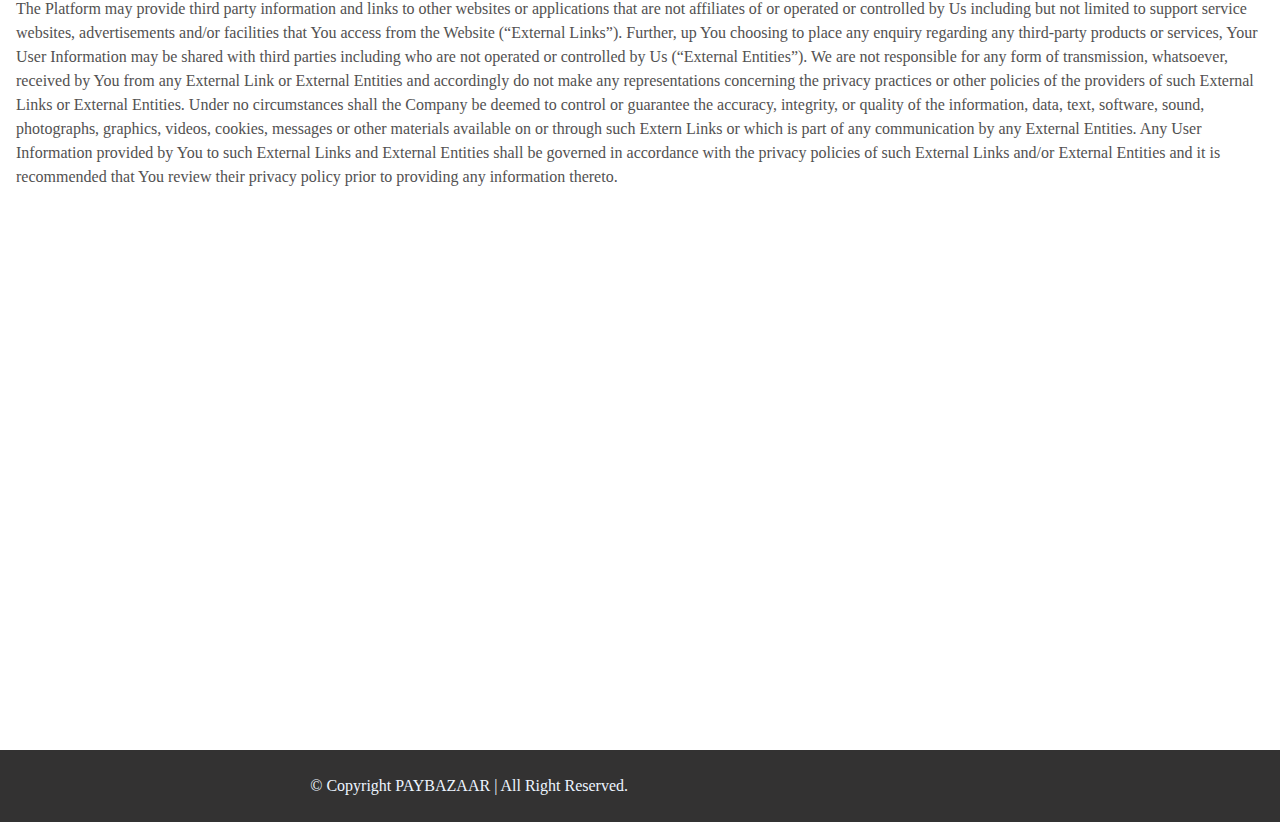
<file: privcacy_policy.html>
<!DOCTYPE html>
<html lang="en">

<head>
    <meta charset="utf-8">
    <title>PAYBAZAAR|privcacy_policy</title>
    <meta content="width=device-width, initial-scale=1.0" name="viewport">
    <meta content="" name="keywords">
    <meta content="" name="description">

    <!-- Favicon -->
    <link href="img/Favicon.png" rel="icon">

    <!-- Google Web Fonts -->
    <link rel="preconnect" href="https://fonts.googleapis.com">
    <link rel="preconnect" href="https://fonts.gstatic.com" crossorigin>
    <link href="https://fonts.googleapis.com/css2?family=Heebo:wght@400;500;600;700&display=swap" rel="stylesheet">

    <!-- Icon Font Stylesheet -->
    <link href="https://cdnjs.cloudflare.com/ajax/libs/font-awesome/5.10.0/css/all.min.css" rel="stylesheet">
    <link href="https://cdn.jsdelivr.net/npm/bootstrap-icons@1.4.1/font/bootstrap-icons.css" rel="stylesheet">

    <!-- Libraries Stylesheet -->
    <link href="lib/animate/animate.min.css" rel="stylesheet">
    <link href="lib/owlcarousel/assets/owl.carousel.min.css" rel="stylesheet">

    <!-- Customized Bootstrap Stylesheet -->
    <link href="css/bootstrap.min.css" rel="stylesheet">

    <!-- Template Stylesheet -->
    <link href="css/style.css" rel="stylesheet">
</head>

<body>
    <div class="container-xxl bg-white p-0">
        <!-- Spinner Start -->
        <div id="spinner"
            class="show bg-white position-fixed translate-middle w-100 vh-100 top-50 start-50 d-flex align-items-center justify-content-center">
            <div class="spinner-grow text-primary" style="width: 3rem; height: 3rem;" role="status">
                <span class="sr-only">Loading...</span>
            </div>
        </div>
        <!-- Spinner End -->



        <!-- Navbar Start -->
        <div class="container-fluid fixed-top px-0 wow fadeIn" data-wow-delay="0.1s">

            <nav class="navbar navbar-expand-lg navbar-light py-lg-10 px-lg-5 wow fadeIn" data-wow-delay="0.1s">
                <a href="index.html" class="navbar-brand ms-4 ms-lg-0">
                    <h1 class="display-5 text-primary m-0"><img src="img/cmlogo.png" width="100px"></h1>
                </a>
                <button type="button" class="navbar-toggler me-4" data-bs-toggle="collapse"
                    data-bs-target="#navbarCollapse">
                    <span class="navbar-toggler-icon"></span>
                </button>
                <div class="collapse navbar-collapse" id="navbarCollapse">
                    <div class="collapse navbar-collapse" id="navbarCollapse">
                        <div class="navbar-nav mx-auto py-0">
                            <a href="#home" class="nav-item nav-link active">Home</a>
                            <a href="#about" class="nav-item nav-link">About</a>
                            <!-- <a href="#overview" class="nav-item nav-link">Overview</a> -->
                            <a href="service.html" class="nav-item nav-link">Services</a>
                            <a href="#pricing" class="nav-item nav-link">Pricing</a>
                            <a href="#contact" class="nav-item nav-link">Contact Us</a>

                        </div>
                        <a href="https://app.PAYBAZAAR.in/signin"
                            class="btn btn-primary rounded-pill py-2 px-4 ms-3 d-none d-lg-block">Login Now</a>
                    </div>

                    <!-- <a> <button style="border: 1px solid red; border-radius: 5px;">LOGIN</button></a> -->

                </div>
            </nav>
        </div>
        <!-- Navbar End -->


        <div class="mx-auto text-center wow fadeInUp" data-wow-delay="0.1s"
            style="max-width: 600px; margin-top: 120px;">
            <h1 class="mb-3">Privacy Policy </h1>
        </div>

        <div style="padding: 16px;">
            <p>Paythanks is committed to appreciating and respecting the choice and privacy of its user base and the
                business associates when they use our website and services. The statement here highlights and gives
                information about the privacy practices employed and used by us in relation to the personal information
                we hold of our business associates and users.</p>

            <h4>User Information</h4>
            <p>The Company collects Users’ personal information to provide and facilitate services to the User. These
                include but are not limited to: name, contact list details to fetch recharge Mobile number, gender,
                mailing address, telephone numbers, PIN code, email addresses, bank account details, biometric scanning
                information, government identification documents and other information that may be required for
                providing the services requested by the User. The services include Aadhar enabled payment direct
                Settlement Services , cash management services, bill payments, mobile and DTH recharges, health
                insurance facilitation and payments, financing facilitation and other digital services. (“Services”).
                All this information is provided voluntarily by the User through initiation of various Services in the
                Platform or with our agents at brick and mortar stores or certain times, online or through the procedure
                undertaken for e-KYC of the User, for availing o Services. We may also collect KYC documents while
                engaging agents/consultants (retailer), with the consent of such retailers. We partner with third party
                service providers such as insurance aggregators, financing facilitators and other service providers,
                with the intention of making such services available to our retailers. In such cases, we transfer
                certain personal information of retailers such as name, phone number, address, gender, date of birth,
                bank account details, KYC data etc. with such partner third-party service providers, only with the
                consent of retailers. This information shall be used only for providing such third-party services to
                retailers. We may use your above mentioned information for communicating with you including send
                transaction details, transaction confirmation details, Service related information, Company information
                or promotional information, via SMS or by using internet based messaging applications such as WhatsApp.
                When You use our Platform or Services, we may collect and store your personal information in order to
                record, support and facilitate your participation the Services to provide you with a customized site
                experience to notify you of any updated information. We collect your information mainly to provide t
                service requested by you. It is used for Service provision and ongoing User's support. The information
                can also be used by the Company for sending periodic emails announcing important service changes, new
                features, technical issue updates and news, etc. The Users may decide NOT to receive such emails by
                replying to any of them with “Unsubscribe” in the subject. The information is also used for purposes
                like improving the efficiency and effectiveness of the Platform/Website. We may share basic User
                information (Mobile Number, Name etc.) with the agencies appointed by us to send out SMS, Email
                communications or WhatsApp communications related to our business. We have ensured that these parties
                shall keep any Personally Identifiable Information provided by confidential and will not be initiating
                any unsolicited communication messages to you. When You submit User Information on the Platform, it
                shall be deemed that You have granted Us the right to collect, store, process, handle and use such User
                Information, in accordance with this Privacy Policy.

            </p>
            <h4>Collection of routine information</h4>
            <p>Certain information may be collected each time You access or use the Platform which are saved in server
                logs, which includes IP address used by You to connect to the internet and operating system and browser
                on/from which You are accessing the Platform. We collect information to provide better services to all
                our Users. In addition to the data collected above, we may also collect identifiers for mobile devices,
                geographical information of Users, device information, details relating to the use of Platform by You
                including the version of the Platform used by You, actions performed by Users etc. It is clarified that
                these statistics help Us in improving the efficiency of the Platforms by giving Us information relating
                to Your use of the Platform. Such information may include details of Your last visit to Platforms,
                including time, date and the duration of Your session on the Platform. This information is used by Us to
                understand the broad demographic information for aggregate use of the Website and to improve Your user
                experience of the relevant platform.

            </p>
            <h4>Data Collection Devices </h4>
            <p>We use data collection devices known to collect and store information of Users accessing the Platform,
                including cookies and trackers. This helps in improving Your experience on the Website. This anonymous
                information is maintained distinctly and is not linked to the User Information You submit Us.

            </p>
            <h4>Use of User Information
            </h4>
            <p>We use your personal information to facilitate the Services that you request. We do not sell, rent, trade
                or exchange any personally identifying information of our Users. We may also use your personal
                information to display contents and services that are targeted to your interests. By accepting the Terms
                of Use and Privacy Policy, you expressly agree to receive this information. We may provide your
                collected information to our affiliates and service provider or vendors under contract (such as customer
                care, data analytics) to support the operation of the Platform/Website and our Services. To the extent
                we your personal information, we will provide you the ability to opt-out of such uses. Such an opt-out
                may in some cases, result in discontinuation of use Services by You, as We rely on some service
                providers and vendors to assist us in providing Services. Further, we use your personal information to:
                resolve disputes; troubleshoot problems; help promote safe transactions; collect fees owed; measure use
                interest in the services provided by us, inform you about online and offline services and updates;
                customize your experience; detect and protect us again error, fraud and other criminal activity and as
                otherwise described to you at the time of collection. In our efforts to continually improve our service
                offerings, we also collect and analyze demographic, account and usage data about our users' activity on
                our Platform/Website. User Information provided by You is used by Us for the following purposes: We may
                use your Personal Information to

            </p>
            <h4>Sharing of User Information
            </h4>
            <p>Your User Information, except any Personally Identifiable Information, may be shared with such third
                parties as are required for facilitating the communication of offers and services tailored for You and
                to grow Our business which may include Our affiliates, strategic partners, investors, suppliers vendors,
                consultants and service providers as the case maybe. The User Information may be saved in servers
                situated in India. Except as provided herein, We shall specifically disclose Your User Information
                including Your Personally Identifiable Information in circumstances when i. The User has provided
                instructions or consent towards such disclosure. ii. We in good faith believe that access, use,
                preservation or disclosure of such information is reasonably necessary to (a) satisfy any applicable
                law, regulation, legal process or enforceable governmental or regulatory request; (b) enforce the
                applicable User Agreement or Privacy Policy; (c) detect prevent, or otherwise address fraud, security or
                technical issues, or (d) protect against imminent harm to the rights, property or safety of the Company,
                its Users or the public as required or permitted by law; and iii. The User Information that We collect
                may also be transferred as an asset in connection with a merger or sale (including any transfers made as
                a par of an insolvency or bankruptcy proceeding) involving all or part of the Company or as part of a
                corporate reorganization, stock sale or change of ownership or control.

            </p>
            <h4>Links to other third-party sites
            </h4>
            <p>The Platform may provide third party information and links to other websites or applications that are not
                affiliates of or operated or controlled by Us including but not limited to support service websites,
                advertisements and/or facilities that You access from the Website (“External Links”). Further, up You
                choosing to place any enquiry regarding any third-party products or services, Your User Information may
                be shared with third parties including who are not operated or controlled by Us (“External Entities”).
                We are not responsible for any form of transmission, whatsoever, received by You from any External Link
                or External Entities and accordingly do not make any representations concerning the privacy practices or
                other policies of the providers of such External Links or External Entities. Under no circumstances
                shall the Company be deemed to control or guarantee the accuracy, integrity, or quality of the
                information, data, text, software, sound, photographs, graphics, videos, cookies, messages or other
                materials available on or through such Extern Links or which is part of any communication by any
                External Entities. Any User Information provided by You to such External Links and External Entities
                shall be governed in accordance with the privacy policies of such External Links and/or External
                Entities and it is recommended that You review their privacy policy prior to providing any information
                thereto.
            </p>
        </div>


        <!-- Footer Start -->
        <div class="container-fluid bg-dark text-light footer mt-5 py-5 wow fadeIn" data-wow-delay="0.1s">
            <div class="container py-5">
                <div class="row g-5">
                    <div class="col-lg-3 col-md-6">
                        <h4 class="text-white mb-4">Paybazaar Technologies Pvt Ltd</h4>
                        <p>At PAYBAZAAR,
                            Join us on this transformative journey toward seamless digital payments, and experience a
                            world
                            where your transactions are as simple as they are secure. Together, we're building a more
                            financially inclusive India, one transaction at a time.

                        </p>
                    </div>
                    <div class="col-lg-3 col-md-6">
                        <h4 class="text-white mb-4">Address</h4>
                        <p class="mb-2"><i class="fa fa-phone-alt me-3"></i>+91 9319187762</p>

                        <p class="mb-2"><i class="fa fa-envelope me-3"></i>info@paybazaar.in</p>
                        <p class="mb-2"><i class="fa fa-map-marker-alt me-3"></i>Unit 902, Tower B4 on 9th Spaze I-Tech Park, Sector-49, Sohna Road, 
                            Gurugram, Haryana, 122018.
                        </p>

                        <!-- <a class="btn btn-link" href="">Financial Consultancy</a>
                    <a class="btn btn-link" href="">Business Loans</a>
                    <a class="btn btn-link" href="">Business Analysis</a> -->
                    </div>
                    <div class="col-lg-3 col-md-6">
                        <h4 class="text-white mb-4">Quick Links</h4>
                        <a class="btn btn-link" href="index.html">Home</a>
                        <a class="btn btn-link" href="index.html">About Us</a>
                        <a class="btn btn-link" href="index.html">Contact Us</a>
                        <a class="btn btn-link" href="terms.html">Terms & Conditions</a>
                        <a class="btn btn-link" href="privcacy_policy.html">Privacy Policy</a>
                        <a class="btn btn-link" href="refundpolicy.html">Refund Policy</a>
                    </div>
                    <div class="col-lg-3 col-md-6">
                        <h4 class="text-white mb-4">Follow us </h4>

                        <div class="position-relative w-100">
                            <a href="#"><img src="img/google_playstore.png" width="180px" alt=""></a>
                        </div>
                        <div class="d-flex pt-2">
                            <a class="btn btn-square btn-outline-light rounded-circle me-2"
                                href="https://x.com/Paybazaartech" target="_blank"><i class="fab fa-twitter"></i></a>
                            <a class="btn btn-square btn-outline-light rounded-circle me-2" href=""><i
                                    class="fab fa-facebook-f"></i></a>
                            <a class="btn btn-square btn-outline-light rounded-circle me-2"
                                href="https://www.instagram.com/paybazaartech/" target="_blank"><i
                                    class="fab fa-instagram"></i></a>
                            <a class="btn btn-square btn-outline-light rounded-circle me-2"
                                href="https://www.linkedin.com/company/first-buzz-tech-private-limited/"
                                target="_blank"><i class="fab fa-linkedin-in"></i></a>
                        </div>
                    </div>

                </div>
            </div>
        </div>
        <!-- Footer End -->


        <!-- Copyright Start -->
        <div class="container-fluid copyright py-4">
            <div class="container">
                <div class="row">
                    <div class="col-md-6 text-center text-md-start mb-3 mb-md-0">
                        &copy; Copyright PAYBAZAAR</a> | All Right Reserved.
                    </div>

                </div>
            </div>
        </div>
        <!-- Copyright End -->

        <!-- Back to Top -->
        <a href="#" class="btn btn-lg btn-primary btn-lg-square back-to-top"><i class="bi bi-arrow-up"></i></a>
    </div>

    <script async src='https://d2mpatx37cqexb.cloudfront.net/delightchat-whatsapp-widget/embeds/embed.min.js'></script>
    <script>
        var wa_btnSetting = { "btnColor": "#16BE45", "ctaText": "Chat us", "cornerRadius": "50", "marginBottom": "20", "marginLeft": 20, "marginRight": 20, "btnPosition": "left", "whatsAppNumber": "9319187762", "welcomeMessage": "Hii..Welcome to PAYBAZAAR", "zIndex": 999999, "btnColorScheme": "light" };
        window.onload = () => {
            _waEmbed(wa_btnSetting);
        };
    </script>

    <!-- JavaScript Libraries -->
    <script src="https://code.jquery.com/jquery-3.4.1.min.js"></script>
    <script src="https://cdn.jsdelivr.net/npm/bootstrap@5.0.0/dist/js/bootstrap.bundle.min.js"></script>
    <script src="lib/wow/wow.min.js"></script>
    <script src="lib/easing/easing.min.js"></script>
    <script src="lib/waypoints/waypoints.min.js"></script>
    <script src="lib/owlcarousel/owl.carousel.min.js"></script>
    <script src="lib/counterup/counterup.min.js"></script>

    <!-- Template Javascript -->
    <script src="js/main.js"></script>
</body>


</html>
</file>
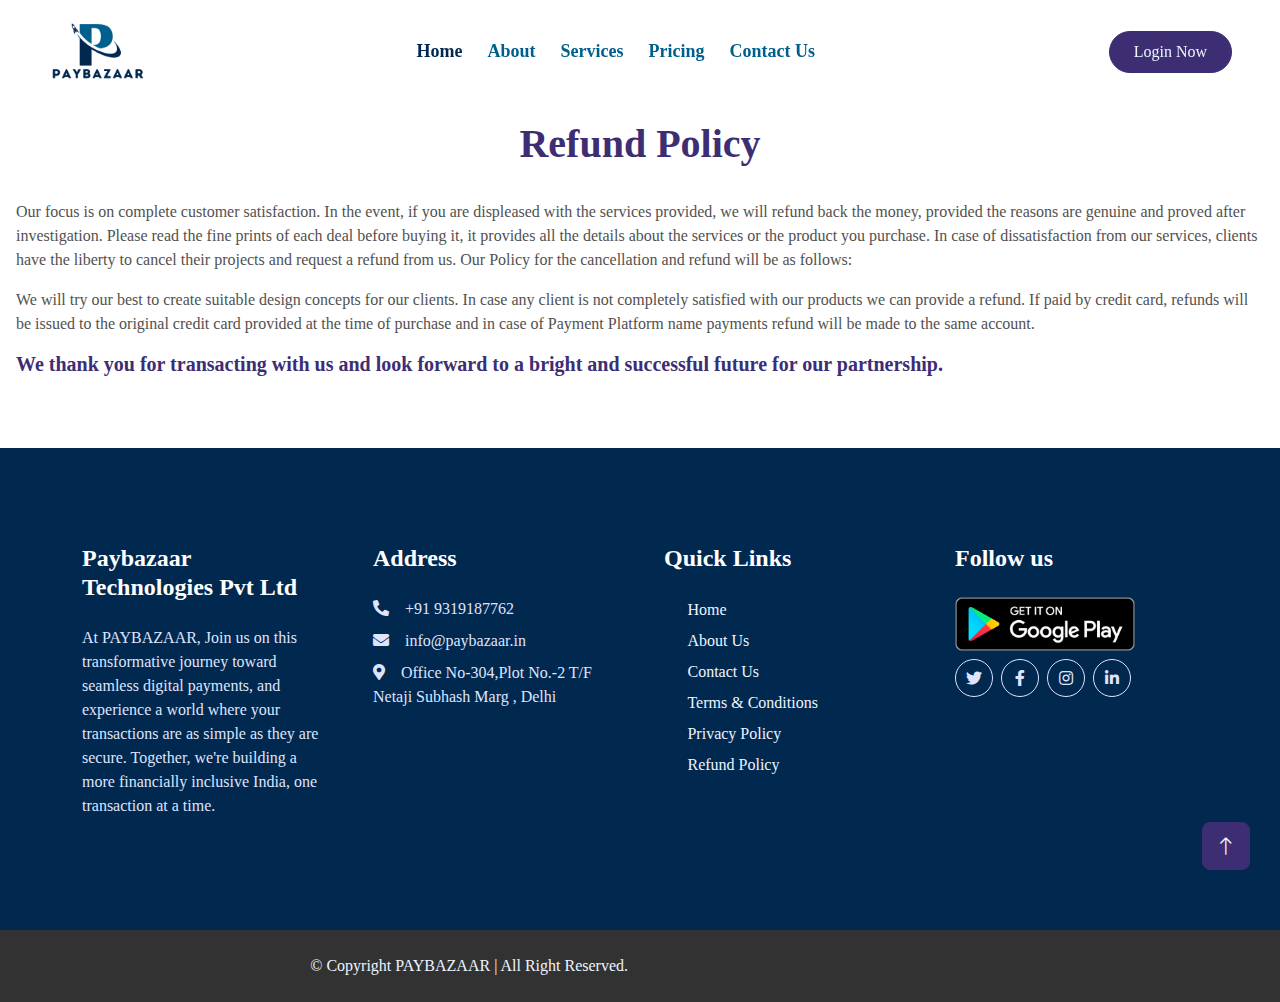
<file: refundpolicy.html>
<!DOCTYPE html>
<html lang="en">

<head>
    <meta charset="utf-8">
    <title>PAYBAZAAR|Refund</title>
    <meta content="width=device-width, initial-scale=1.0" name="viewport">
    <meta content="" name="keywords">
    <meta content="" name="description">

    <!-- Favicon -->
    <link href="img/Favicon.png" rel="icon">

    <!-- Google Web Fonts -->
    <link rel="preconnect" href="https://fonts.googleapis.com">
    <link rel="preconnect" href="https://fonts.gstatic.com" crossorigin>
    <link href="https://fonts.googleapis.com/css2?family=Heebo:wght@400;500;600;700&display=swap" rel="stylesheet">

    <!-- Icon Font Stylesheet -->
    <link href="https://cdnjs.cloudflare.com/ajax/libs/font-awesome/5.10.0/css/all.min.css" rel="stylesheet">
    <link href="https://cdn.jsdelivr.net/npm/bootstrap-icons@1.4.1/font/bootstrap-icons.css" rel="stylesheet">

    <!-- Libraries Stylesheet -->
    <link href="lib/animate/animate.min.css" rel="stylesheet">
    <link href="lib/owlcarousel/assets/owl.carousel.min.css" rel="stylesheet">

    <!-- Customized Bootstrap Stylesheet -->
    <link href="css/bootstrap.min.css" rel="stylesheet">

    <!-- Template Stylesheet -->
    <link href="css/style.css" rel="stylesheet">
</head>

<body>
    <div class="container-xxl bg-white p-0">
        <!-- Spinner Start -->
        <div id="spinner"
            class="show bg-white position-fixed translate-middle w-100 vh-100 top-50 start-50 d-flex align-items-center justify-content-center">
            <div class="spinner-grow text-primary" style="width: 3rem; height: 3rem;" role="status">
                <span class="sr-only">Loading...</span>
            </div>
        </div>
        <!-- Spinner End -->



        <!-- Navbar Start -->
        <div class="container-fluid fixed-top px-0 wow fadeIn" data-wow-delay="0.1s">

            <nav class="navbar navbar-expand-lg navbar-light py-lg-10 px-lg-5 wow fadeIn" data-wow-delay="0.1s">
                <a href="index.html" class="navbar-brand ms-4 ms-lg-0">
                    <h1 class="display-5 text-primary m-0"><img src="img/cmlogo.png" width="100px"></h1>
                </a>
                <button type="button" class="navbar-toggler me-4" data-bs-toggle="collapse"
                    data-bs-target="#navbarCollapse">
                    <span class="navbar-toggler-icon"></span>
                </button>
                <div class="collapse navbar-collapse" id="navbarCollapse">
                    <div class="collapse navbar-collapse" id="navbarCollapse">
                        <div class="navbar-nav mx-auto py-0">
                            <a href="#home" class="nav-item nav-link active">Home</a>
                            <a href="#about" class="nav-item nav-link">About</a>
                            <!-- <a href="#overview" class="nav-item nav-link">Overview</a> -->
                            <a href="service.html" class="nav-item nav-link">Services</a>
                            <a href="#pricing" class="nav-item nav-link">Pricing</a>
                            <a href="#contact" class="nav-item nav-link">Contact Us</a>

                        </div>
                        <a href="https://app.PAYBAZAAR.in/signin"
                            class="btn btn-primary rounded-pill py-2 px-4 ms-3 d-none d-lg-block">Login Now</a>
                    </div>

                    <!-- <a> <button style="border: 1px solid red; border-radius: 5px;">LOGIN</button></a> -->

                </div>
            </nav>
        </div>
        <!-- Navbar End -->

        <div class="mx-auto text-center wow fadeInUp" data-wow-delay="0.1s"
            style="max-width: 600px; margin-top: 120px;">
            <h1 class="mb-3">Refund Policy</h1>
        </div>
        <div style="padding: 16px;">

            <p>Our focus is on complete customer satisfaction. In the event, if you are displeased with the services
                provided, we will refund back the money, provided the reasons are genuine and proved after
                investigation. Please read the fine prints of each deal before buying it, it provides all the details
                about the services or the product you purchase. In case of dissatisfaction from our services, clients
                have the liberty to cancel their projects and request a refund from us. Our Policy for the cancellation
                and refund will be as follows:

            </p>
            <p>We will try our best to create suitable design concepts for our clients.

                In case any client is not completely satisfied with our products we can provide a refund.

                If paid by credit card, refunds will be issued to the original credit card provided at the time of
                purchase and in case of Payment Platform name payments refund will be made to the same account.

            </p>

            <h5>We thank you for transacting with us and look forward to a bright and successful future for our
                partnership.</h5>
        </div>


        <!-- Footer Start -->
        <div class="container-fluid bg-dark text-light footer mt-5 py-5 wow fadeIn" data-wow-delay="0.1s">
            <div class="container py-5">
                <div class="row g-5">
                    <div class="col-lg-3 col-md-6">
                        <h4 class="text-white mb-4">Paybazaar Technologies Pvt Ltd</h4>
                        <p>At PAYBAZAAR,
                            Join us on this transformative journey toward seamless digital payments, and experience a
                            world
                            where your transactions are as simple as they are secure. Together, we're building a more
                            financially inclusive India, one transaction at a time.

                        </p>
                    </div>
                    <div class="col-lg-3 col-md-6">
                        <h4 class="text-white mb-4">Address</h4>
                        <p class="mb-2"><i class="fa fa-phone-alt me-3"></i>+91 9319187762</p>

                        <p class="mb-2"><i class="fa fa-envelope me-3"></i>info@paybazaar.in</p>
                        <p class="mb-2"><i class="fa fa-map-marker-alt me-3"></i>Office No-304,Plot No.-2 T/F Netaji
                            Subhash
                            Marg , Delhi
                        </p>

                        <!-- <a class="btn btn-link" href="">Financial Consultancy</a>
                    <a class="btn btn-link" href="">Business Loans</a>
                    <a class="btn btn-link" href="">Business Analysis</a> -->
                    </div>
                    <div class="col-lg-3 col-md-6">
                        <h4 class="text-white mb-4">Quick Links</h4>
                        <a class="btn btn-link" href="index.html">Home</a>
                        <a class="btn btn-link" href="index.html">About Us</a>
                        <a class="btn btn-link" href="index.html">Contact Us</a>
                        <a class="btn btn-link" href="terms.html">Terms & Conditions</a>
                        <a class="btn btn-link" href="privcacy_policy.html">Privacy Policy</a>
                        <a class="btn btn-link" href="refundpolicy.html">Refund Policy</a>
                    </div>
                    <div class="col-lg-3 col-md-6">
                        <h4 class="text-white mb-4">Follow us </h4>

                        <div class="position-relative w-100">
                            <a href="#"><img src="img/google_playstore.png" width="180px" alt=""></a>
                        </div>
                        <div class="d-flex pt-2">
                            <a class="btn btn-square btn-outline-light rounded-circle me-2"
                                href="https://x.com/Paybazaartech" target="_blank"><i class="fab fa-twitter"></i></a>
                            <a class="btn btn-square btn-outline-light rounded-circle me-2" href=""><i
                                    class="fab fa-facebook-f"></i></a>
                            <a class="btn btn-square btn-outline-light rounded-circle me-2"
                                href="https://www.instagram.com/paybazaartech/" target="_blank"><i
                                    class="fab fa-instagram"></i></a>
                            <a class="btn btn-square btn-outline-light rounded-circle me-2"
                                href="https://www.linkedin.com/company/first-buzz-tech-private-limited/"
                                target="_blank"><i class="fab fa-linkedin-in"></i></a>
                        </div>
                    </div>

                </div>
            </div>
        </div>
        <!-- Footer End -->

        <!-- Copyright Start -->
        <div class="container-fluid copyright py-4">
            <div class="container">
                <div class="row">
                    <div class="col-md-6 text-center text-md-start mb-3 mb-md-0">
                        &copy; Copyright PAYBAZAAR</a> | All Right Reserved.
                    </div>

                </div>
            </div>
        </div>
        <!-- Copyright End -->

        <!-- Back to Top -->
        <a href="#" class="btn btn-lg btn-primary btn-lg-square back-to-top"><i class="bi bi-arrow-up"></i></a>
    </div>

    <script async src='https://d2mpatx37cqexb.cloudfront.net/delightchat-whatsapp-widget/embeds/embed.min.js'></script>
    <script>
        var wa_btnSetting = { "btnColor": "#16BE45", "ctaText": "Chat us", "cornerRadius": "50", "marginBottom": "20", "marginLeft": 20, "marginRight": 20, "btnPosition": "left", "whatsAppNumber": "9319187762", "welcomeMessage": "Hii..Welcome to PAYBAZAAR", "zIndex": 999999, "btnColorScheme": "light" };
        window.onload = () => {
            _waEmbed(wa_btnSetting);
        };
    </script>

    <!-- JavaScript Libraries -->
    <script src="https://code.jquery.com/jquery-3.4.1.min.js"></script>
    <script src="https://cdn.jsdelivr.net/npm/bootstrap@5.0.0/dist/js/bootstrap.bundle.min.js"></script>
    <script src="lib/wow/wow.min.js"></script>
    <script src="lib/easing/easing.min.js"></script>
    <script src="lib/waypoints/waypoints.min.js"></script>
    <script src="lib/owlcarousel/owl.carousel.min.js"></script>
    <script src="lib/counterup/counterup.min.js"></script>

    <!-- Template Javascript -->
    <script src="js/main.js"></script>
</body>

</html>
</file>
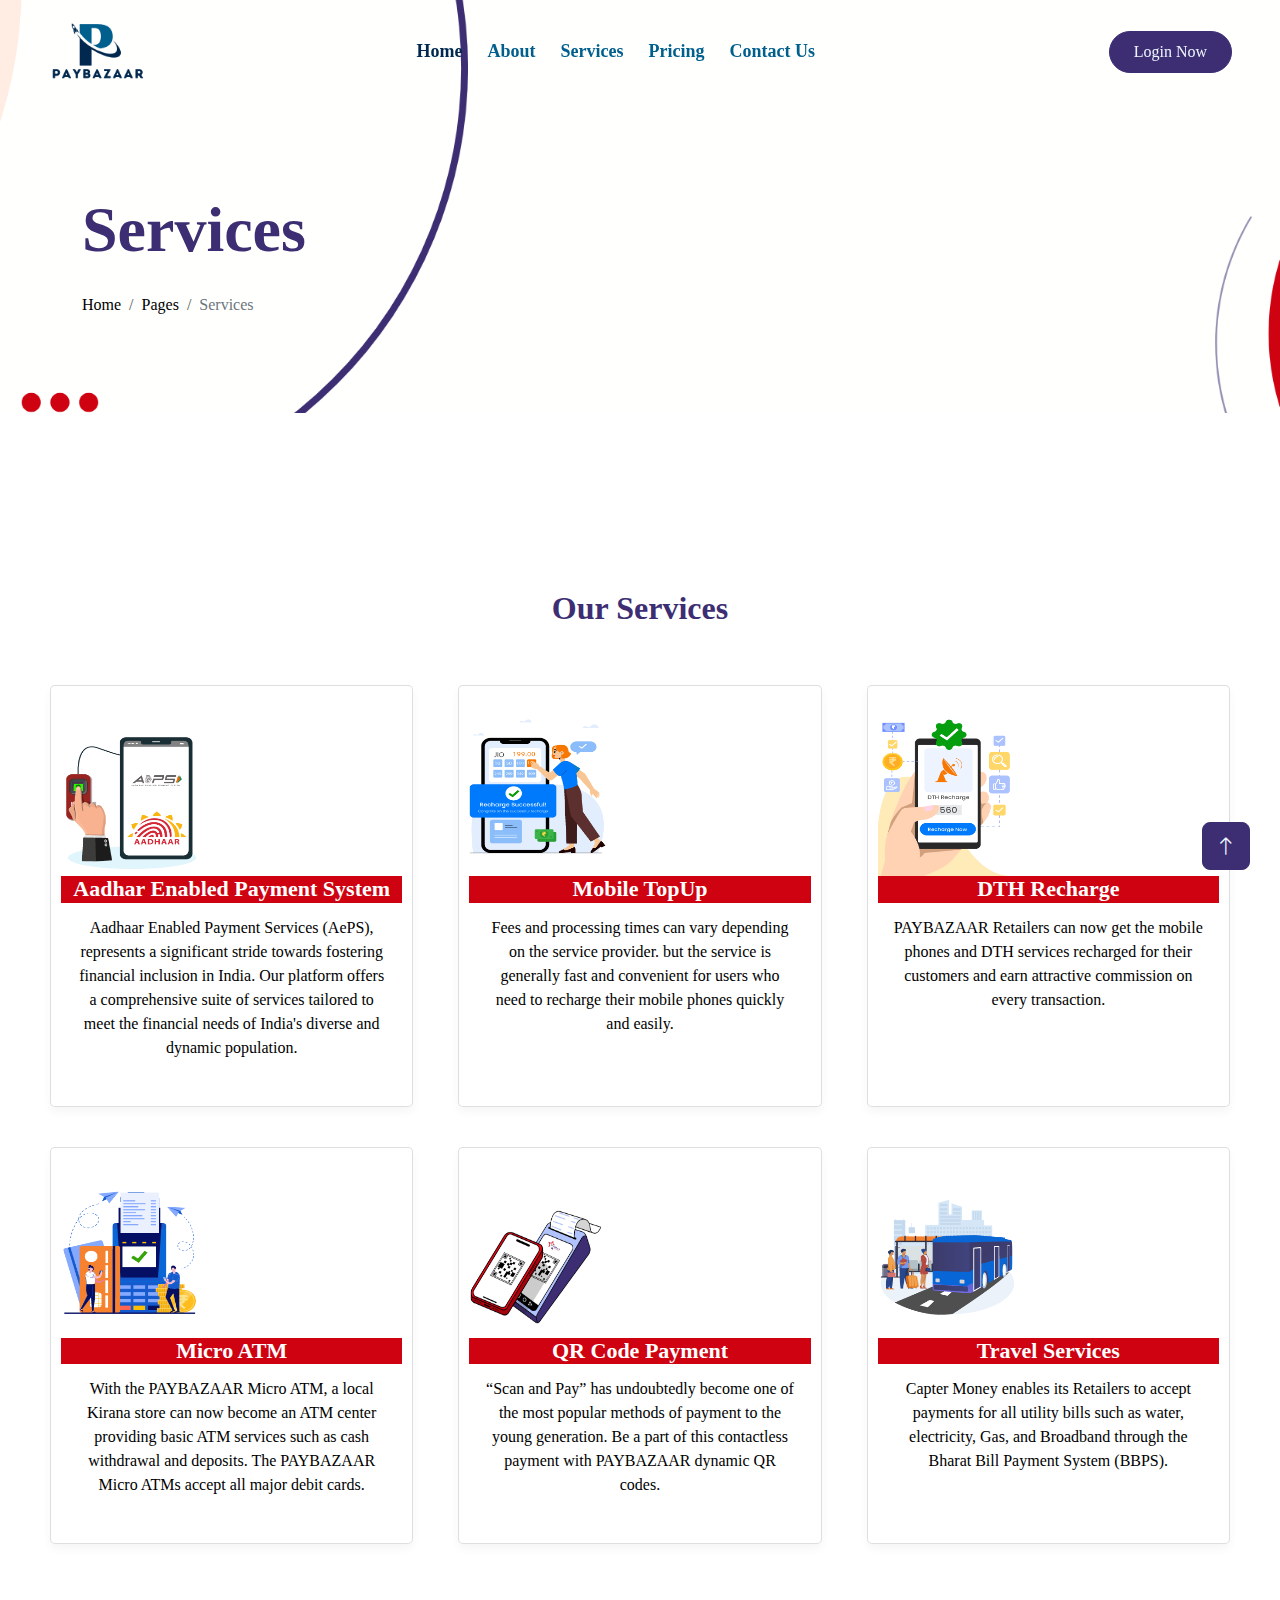
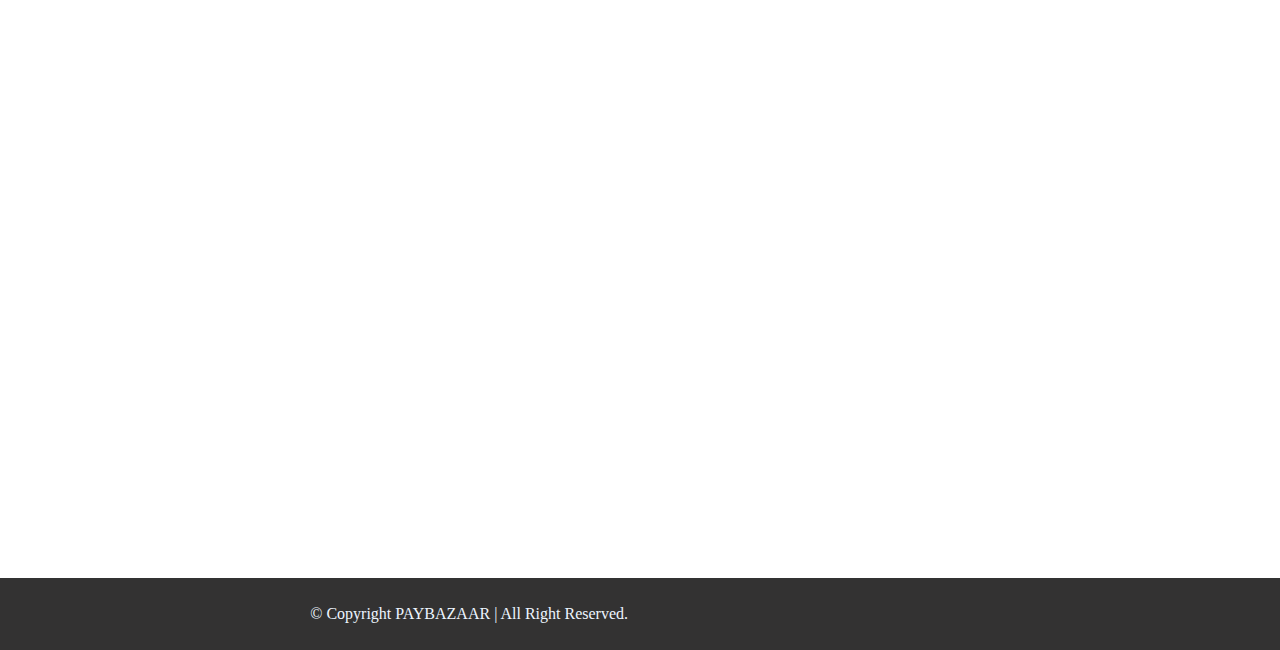
<file: service.html>
<!DOCTYPE html>
<html lang="en">

<head>
  <meta charset="utf-8">
  <title>PAYBAZAAR|Service</title>
  <meta content="width=device-width, initial-scale=1.0" name="viewport">
  <meta content="" name="keywords">
  <meta content="" name="description">

  <!-- Favicon -->
  <link href="img/favicon.png" rel="icon">

  <!-- Google Web Fonts -->
  <link rel="preconnect" href="https://fonts.googleapis.com">
  <link rel="preconnect" href="https://fonts.gstatic.com" crossorigin>
  <link href="https://fonts.googleapis.com/css2?family=Jost:wght@500;600;700&family=Open+Sans:wght@400;500&display=swap"
    rel="stylesheet">

  <!-- Icon Font Stylesheet -->
  <link href="https://cdnjs.cloudflare.com/ajax/libs/font-awesome/5.10.0/css/all.min.css" rel="stylesheet">
  <link href="https://cdn.jsdelivr.net/npm/bootstrap-icons@1.4.1/font/bootstrap-icons.css" rel="stylesheet">

  <!-- Libraries Stylesheet -->
  <link href="lib/animate/animate.min.css" rel="stylesheet">
  <link href="lib/owlcarousel/assets/owl.carousel.min.css" rel="stylesheet">

  <!-- Customized Bootstrap Stylesheet -->
  <link href="css/bootstrap.min.css" rel="stylesheet">

  <!-- Template Stylesheet -->
  <link href="css/style.css" rel="stylesheet">
</head>

<style>
  section {
    display: flex;
    align-items: center;
    flex-direction: column;
    padding: 80px 0 0;
  }

  section>p {
    text-align: center;

  }

  section .cards {
    display: flex;
    flex-wrap: wrap;
    max-width: 1200px;
    margin-top: 50px;
    padding: 0 10px;
    justify-content: space-between;
  }

  section .cards .card {
    background: white;
    padding: 30px 10px;
    list-style: none;
    border-radius: 5px;
    box-shadow: 0px 5px 10px rgba(0, 0, 0, 0.04);
    margin-bottom: 40px;
    width: calc(100% / 3 - 30px);
    text-align: center;
  }

  .services .card img {
    width: 40%;
    height: 160px;


  }

  .services .serv-content .card:hover {
    transform: translateY(-5px);
    box-shadow: 0 8px 16px rgba(0, 0, 0, 0.2);
  }


  .cards .card p {
    padding: 0 15px;
    margin-top: 5px;
    color: #000;
  }

  .cards .card h3 {
    color: white;
    background: #CE0211;
    font-size: 22px;
  }




  @media screen and (max-width: 860px) {
    .navbar .all-links {
      position: fixed;
      left: -100%;
      width: 300px;
      display: block;
      height: 100vh;
      top: 75px;
      background: #333;
      transition: left 0.3s ease;
    }

    .navbar #menu-toggler:checked~.all-links {
      left: 0;
    }

    .navbar .all-links li {
      font-size: 18px;
    }

    .navbar #hamburger-btn {
      display: block;
    }

    section>p {
      text-align: center;
    }

    section .cards .card {
      width: calc(100% / 2 - 15px);
      margin-bottom: 30px;
    }


    .homepage .content .text {
      font-size: 17px;
    }

    .content a {
      font-size: 16px;
      padding: 9px 20px;
    }

    .contact .row {
      flex-direction: column;
    }

    .contact .row .col {
      width: 100%;
    }

    .contact .row .col:last-child {
      margin-top: 40px;
    }

    .homepage {
      height: 125px;
      width: 100%;
      position: relative;
      margin-top: 68px;
      background-size: cover;
    }

    .homepage .content .text {
      display: none;
    }

    section .cards .card {
      background: white;
      padding: 30px 10px;
      list-style: none;
      border-radius: 5px;
      box-shadow: 0px 5px 10px rgba(0, 0, 0, 0.04);
      margin-bottom: 40px;
      width: calc(100% / 3 - 30px);
      text-align: center;
    }

    .services .card img {
      width: 60%;
      height: 120px;
      margin-bottom: 5px;
      border-radius: 10%;

    }
  }

  @media screen and (max-width: 560px) {
    section .cards .card {
      width: 100%;
      margin-bottom: 30px;
      align-items: center;
    }
  }
</style>

<body>
  <!-- Spinner Start -->
  <div id="spinner"
    class="show bg-white position-fixed translate-middle w-100 vh-100 top-50 start-50 d-flex align-items-center justify-content-center">
    <div class="spinner-border text-primary" role="status" style="width: 3rem; height: 3rem;"></div>
  </div>
  <!-- Spinner End -->


  <!-- Navbar Start -->
  <div class="container-fluid fixed-top px-0 wow fadeIn" data-wow-delay="0.1s">

    <nav class="navbar navbar-expand-lg navbar-light py-lg-10 px-lg-5 wow fadeIn" data-wow-delay="0.1s">
      <a href="index.html" class="navbar-brand ms-4 ms-lg-0">
        <h1 class="display-5 text-primary m-0"><img src="img/cmlogo.png" width="100px"></h1>
      </a>
      <button type="button" class="navbar-toggler me-4" data-bs-toggle="collapse" data-bs-target="#navbarCollapse">
        <span class="navbar-toggler-icon"></span>
      </button>
      <div class="collapse navbar-collapse" id="navbarCollapse">
        <div class="collapse navbar-collapse" id="navbarCollapse">
          <div class="navbar-nav mx-auto py-0">
            <a href="#home" class="nav-item nav-link active">Home</a>
            <a href="index.html" class="nav-item nav-link">About</a>
            <!-- <a href="#overview" class="nav-item nav-link">Overview</a> -->
            <a href="service.html" class="nav-item nav-link">Services</a>
            <a href="index.html" class="nav-item nav-link">Pricing</a>
            <a href="index.html" class="nav-item nav-link">Contact Us</a>

          </div>
          <a href="https://app.PAYBAZAAR.in/signin"
            class="btn btn-primary rounded-pill py-2 px-4 ms-3 d-none d-lg-block">Login Now</a>
        </div>

        <!-- <a> <button style="border: 1px solid red; border-radius: 5px;">LOGIN</button></a> -->

      </div>
    </nav>
  </div>
  <!-- Navbar End -->



  <!-- Page Header Start -->
  <div class="container-fluid page-header mb-5 wow fadeIn" data-wow-delay="0.1s">
    <div class="container">
      <h1 class="display-3 mb-4 animated slideInDown">Services</h1>
      <nav aria-label="breadcrumb animated slideInDown">
        <ol class="breadcrumb mb-0">
          <li class="breadcrumb-item"><a href="index.html">Home</a></li>
          <li class="breadcrumb-item"><a href="#">Pages</a></li>
          <li class="breadcrumb-item active" aria-current="page">Services</li>
        </ol>
      </nav>
    </div>
  </div>
  <!-- Page Header End -->


  <!-- Service Start -->
  <div class="container-xxl service py-5">


    <section class="services" id="services">
      <h2>Our Services</h2>
      <!-- <p>Explore our wide range of camping gear services.</p> -->
      <ul class="cards">
        <li class="card">
          <img src="img/aeps.png" alt="img" width="10px">
          <h3>Aadhar Enabled Payment System
          </h3>
          <p>Aadhaar Enabled Payment Services (AePS), represents a significant stride towards fostering financial
            inclusion in India. Our platform offers a comprehensive suite of services tailored to meet the financial
            needs of India's diverse and dynamic population.

          </p>
        </li>
        <li class="card">
          <img src="img/recharge.png" alt="img">
          <h3>Mobile TopUp </h3>
          <p>Fees and processing times can vary depending on the service provider. but the service is generally fast and
            convenient for users who need to recharge their mobile phones quickly and easily.

          </p>
        </li>
        <li class="card">
          <img src="img/dth-recharge.png" alt="img">
          <h3>DTH Recharge</h3>
          <p>PAYBAZAAR Retailers can now get the mobile phones and DTH services recharged for their customers and
            earn attractive commission on every transaction.</p>
        </li>
        <li class="card">
          <img src="img/section-3-micro-atm.png" alt="img">
          <h3>Micro ATM</h3>
          <p>With the PAYBAZAAR Micro ATM, a local Kirana store can now become an ATM center providing basic ATM
            services such as cash withdrawal and deposits.
            The PAYBAZAAR Micro ATMs accept all major debit cards.</p>
        </li>
        <li class="card">
          <img src="img/qr code.png" alt="img">
          <h3>QR Code Payment</h3>
          <p>“Scan and Pay” has undoubtedly become one of the most popular methods of payment to the young generation.
            Be a part of this contactless payment with PAYBAZAAR dynamic QR codes.

          </p>
        </li>
        <li class="card">
          <img src="img/bus-ticket-booking.png" alt="img">
          <h3>Travel Services</h3>
          <p>Capter Money enables its Retailers to accept payments for all utility bills such as water, electricity,
            Gas, and Broadband through the Bharat Bill Payment System (BBPS).</p>
        </li>
      </ul>
    </section>
  </div>
  <!-- Service End -->


  <!-- Callback Start -->

  <!-- <div class="container-fluid callback mt-5 py-5">
        <div class="container pt-5">
            <div class="row justify-content-center">
                <div class="col-lg-7">
                    <div class="bg-white border rounded p-4 p-sm-5 wow fadeInUp" data-wow-delay="0.5s">
                        <div class="text-center mx-auto wow fadeInUp" data-wow-delay="0.1s" style="max-width: 600px;">
                            <p class="d-inline-block border rounded text-primary fw-semi-bold py-1 px-3">Get In Touch</p>
                            <h1 class="display-5 mb-5">Request A Call-Back</h1>
                        </div>
                        <div class="row g-3">
                            <div class="col-sm-6">
                                <div class="form-floating">
                                    <input type="text" class="form-control" id="name" placeholder="Your Name">
                                    <label for="name">Your Name</label>
                                </div>
                            </div>
                            <div class="col-sm-6">
                                <div class="form-floating">
                                    <input type="email" class="form-control" id="mail" placeholder="Your Email">
                                    <label for="mail">Your Email</label>
                                </div>
                            </div>
                            <div class="col-sm-6">
                                <div class="form-floating">
                                    <input type="text" class="form-control" id="mobile" placeholder="Your Mobile">
                                    <label for="mobile">Your Mobile</label>
                                </div>
                            </div>
                            <div class="col-sm-6">
                                <div class="form-floating">
                                    <input type="text" class="form-control" id="subject" placeholder="Subject">
                                    <label for="subject">Subject</label>
                                </div>
                            </div>
                            <div class="col-12">
                                <div class="form-floating">
                                    <textarea class="form-control" placeholder="Leave a message here" id="message" style="height: 100px"></textarea>
                                    <label for="message">Message</label>
                                </div>
                            </div>
                            <div class="col-12 text-center">
                                <button class="btn btn-primary w-100 py-3" type="submit">Submit Now</button>
                            </div>
                        </div>
                    </div>
                </div>
            </div>
        </div>
    </div> -->
  <!-- Callback End -->


  <!-- Footer Start -->
  <div class="container-fluid bg-dark text-light footer mt-5 py-5 wow fadeIn" data-wow-delay="0.1s">
    <div class="container py-5">
      <div class="row g-5">
        <div class="col-lg-3 col-md-6">
          <h4 class="text-white mb-4">Paybazaar Technologies Pvt Ltd</h4>
          <p>At PAYBAZAAR,
            Join us on this transformative journey toward seamless digital payments, and experience a world
            where your transactions are as simple as they are secure. Together, we're building a more
            financially inclusive India, one transaction at a time.

          </p>
        </div>
        <div class="col-lg-3 col-md-6">
          <h4 class="text-white mb-4">Address</h4>
          <p class="mb-2"><i class="fa fa-phone-alt me-3"></i>+91 9319187762</p>

          <p class="mb-2"><i class="fa fa-envelope me-3"></i>info@paybazaar.in</p>
          <p class="mb-2"><i class="fa fa-map-marker-alt me-3"></i>
            Unit 902, Tower B4 on 9th Spaze I-Tech Park, Sector-49, Sohna Road, Gurugram, Haryana, 122018.
          </p>

          <!-- <a class="btn btn-link" href="">Financial Consultancy</a>
                    <a class="btn btn-link" href="">Business Loans</a>
                    <a class="btn btn-link" href="">Business Analysis</a> -->
        </div>
        <div class="col-lg-3 col-md-6">
          <h4 class="text-white mb-4">Quick Links</h4>
          <a class="btn btn-link" href="index.html">Home</a>
          <a class="btn btn-link" href="index.html">About Us</a>
          <a class="btn btn-link" href="index.html">Contact Us</a>
          <a class="btn btn-link" href="terms.html">Terms & Conditions</a>
          <a class="btn btn-link" href="privcacy_policy.html">Privacy Policy</a>
          <a class="btn btn-link" href="refundpolicy.html">Refund Policy</a>
        </div>
        <div class="col-lg-3 col-md-6">
          <h4 class="text-white mb-4">Follow us </h4>

          <div class="position-relative w-100">
            <a href="#"><img src="img/google_playstore.png" width="180px" alt=""></a>
          </div>
          <div class="d-flex pt-2">
            <a class="btn btn-square btn-outline-light rounded-circle me-2" href="https://x.com/Paybazaartech"
              target="_blank"><i class="fab fa-twitter"></i></a>
            <a class="btn btn-square btn-outline-light rounded-circle me-2" href=""><i
                class="fab fa-facebook-f"></i></a>
            <a class="btn btn-square btn-outline-light rounded-circle me-2"
              href="https://www.instagram.com/paybazaartech/" target="_blank"><i class="fab fa-instagram"></i></a>
            <a class="btn btn-square btn-outline-light rounded-circle me-2"
              href="https://www.linkedin.com/company/first-buzz-tech-private-limited/" target="_blank"><i
                class="fab fa-linkedin-in"></i></a>
          </div>
        </div>

      </div>
    </div>
  </div>
  <!-- Footer End -->


  <!-- Copyright Start -->
  <div class="container-fluid copyright py-4">
    <div class="container">
      <div class="row">
        <div class="col-md-6 text-center text-md-start mb-3 mb-md-0">
          &copy; Copyright PAYBAZAAR</a> | All Right Reserved.
        </div>

      </div>
    </div>
  </div>
  <!-- Copyright End -->

  <!-- Back to Top -->
  <a href="#" class="btn btn-lg btn-primary btn-lg-square back-to-top"><i class="bi bi-arrow-up"></i></a>
  </div>

  <script async src='https://d2mpatx37cqexb.cloudfront.net/delightchat-whatsapp-widget/embeds/embed.min.js'></script>
  <script>
    var wa_btnSetting = { "btnColor": "#16BE45", "ctaText": "Chat us", "cornerRadius": "50", "marginBottom": "20", "marginLeft": 20, "marginRight": 20, "btnPosition": "left", "whatsAppNumber": "9319187762", "welcomeMessage": "Hii..Welcome to PAYBAZAAR", "zIndex": 999999, "btnColorScheme": "light" };
    window.onload = () => {
      _waEmbed(wa_btnSetting);
    };
  </script>

  <!-- JavaScript Libraries -->
  <script src="https://code.jquery.com/jquery-3.4.1.min.js"></script>
  <script src="https://cdn.jsdelivr.net/npm/bootstrap@5.0.0/dist/js/bootstrap.bundle.min.js"></script>
  <script src="lib/wow/wow.min.js"></script>
  <script src="lib/easing/easing.min.js"></script>
  <script src="lib/waypoints/waypoints.min.js"></script>
  <script src="lib/owlcarousel/owl.carousel.min.js"></script>
  <script src="lib/counterup/counterup.min.js"></script>

  <!-- Template Javascript -->
  <script src="js/main.js"></script>
</body>


</html>
</file>
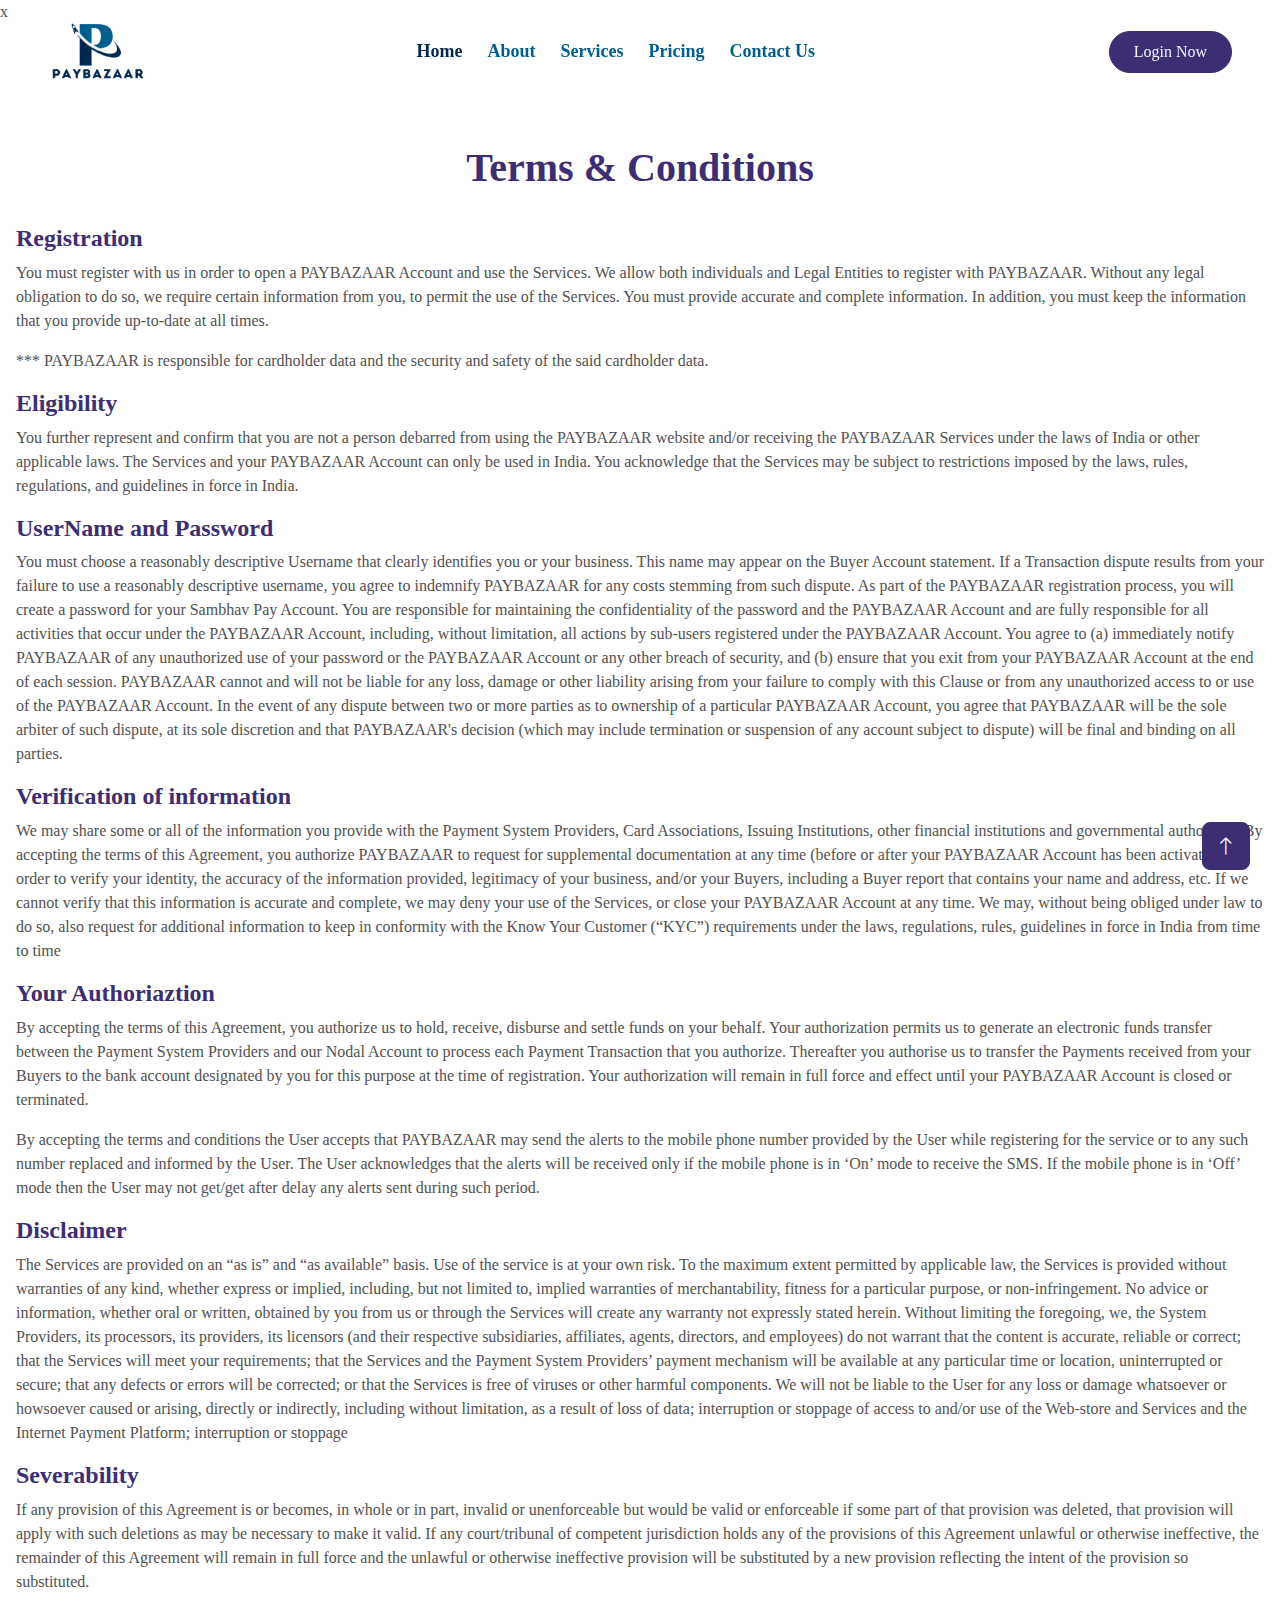
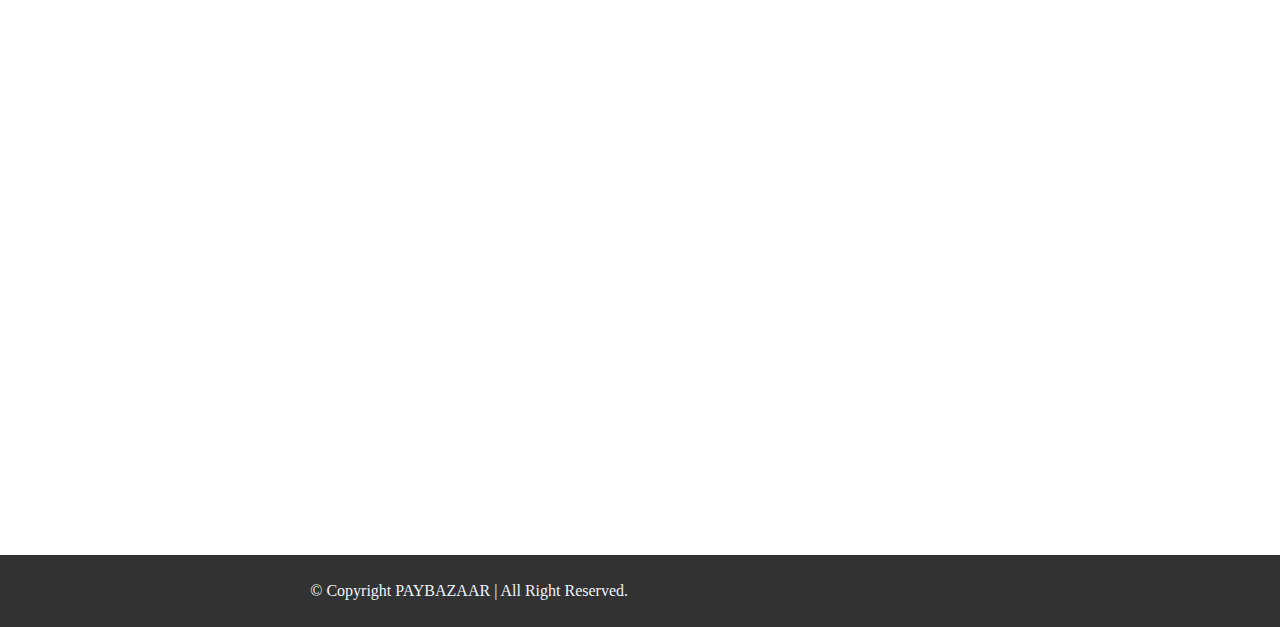
<file: terms.html>
<!DOCTYPE html>
<html lang="en">

<head>
    <meta charset="utf-8">
    <title>PAYBAZAAR|Terms & Conditions</title>
    <meta content="width=device-width, initial-scale=1.0" name="viewport">
    <meta content="" name="keywords">x
    <meta content="" name="description">

    <!-- Favicon -->
    <link href="img/Favicon.png" rel="icon">

    <!-- Google Web Fonts -->
    <link rel="preconnect" href="https://fonts.googleapis.com">
    <link rel="preconnect" href="https://fonts.gstatic.com" crossorigin>
    <link href="https://fonts.googleapis.com/css2?family=Heebo:wght@400;500;600;700&display=swap" rel="stylesheet">

    <!-- Icon Font Stylesheet -->
    <link href="https://cdnjs.cloudflare.com/ajax/libs/font-awesome/5.10.0/css/all.min.css" rel="stylesheet">
    <link href="https://cdn.jsdelivr.net/npm/bootstrap-icons@1.4.1/font/bootstrap-icons.css" rel="stylesheet">

    <!-- Libraries Stylesheet -->
    <link href="lib/animate/animate.min.css" rel="stylesheet">
    <link href="lib/owlcarousel/assets/owl.carousel.min.css" rel="stylesheet">

    <!-- Customized Bootstrap Stylesheet -->
    <link href="css/bootstrap.min.css" rel="stylesheet">

    <!-- Template Stylesheet -->
    <link href="css/style.css" rel="stylesheet">
</head>

<body>
    <div class="container-xxl bg-white p-0">
        <!-- Spinner Start -->
        <div id="spinner"
            class="show bg-white position-fixed translate-middle w-100 vh-100 top-50 start-50 d-flex align-items-center justify-content-center">
            <div class="spinner-grow text-primary" style="width: 3rem; height: 3rem;" role="status">
                <span class="sr-only">Loading...</span>
            </div>
        </div>
        <!-- Spinner End -->



        <!-- Navbar Start -->
        <div class="container-fluid fixed-top px-0 wow fadeIn" data-wow-delay="0.1s">

            <nav class="navbar navbar-expand-lg navbar-light py-lg-10 px-lg-5 wow fadeIn" data-wow-delay="0.1s">
                <a href="index.html" class="navbar-brand ms-4 ms-lg-0">
                    <h1 class="display-5 text-primary m-0"><img src="img/cmlogo.png" width="100px"></h1>
                </a>
                <button type="button" class="navbar-toggler me-4" data-bs-toggle="collapse"
                    data-bs-target="#navbarCollapse">
                    <span class="navbar-toggler-icon"></span>
                </button>
                <div class="collapse navbar-collapse" id="navbarCollapse">
                    <div class="collapse navbar-collapse" id="navbarCollapse">
                        <div class="navbar-nav mx-auto py-0">
                            <a href="#home" class="nav-item nav-link active">Home</a>
                            <a href="#about" class="nav-item nav-link">About</a>
                            <!-- <a href="#overview" class="nav-item nav-link">Overview</a> -->
                            <a href="service.html" class="nav-item nav-link">Services</a>
                            <a href="#pricing" class="nav-item nav-link">Pricing</a>
                            <a href="#contact" class="nav-item nav-link">Contact Us</a>

                        </div>
                        <a href="https://app.PAYBAZAAR.in/signin"
                            class="btn btn-primary rounded-pill py-2 px-4 ms-3 d-none d-lg-block">Login Now</a>
                    </div>

                    <!-- <a> <button style="border: 1px solid red; border-radius: 5px;">LOGIN</button></a> -->

                </div>
            </nav>
        </div>
        <!-- Navbar End -->


        <div class="mx-auto text-center wow fadeInUp" data-wow-delay="0.1s"
            style="max-width: 600px; margin-top: 120px;">
            <h1 class="mb-3">Terms & Conditions </h1>
        </div>

        <div style="padding: 16px;">
            <h4>Registration </h4>
            <p>You must register with us in order to open a PAYBAZAAR Account and use the Services. We allow both
                individuals and Legal Entities to register with PAYBAZAAR. Without any legal obligation to do so, we
                require certain information from you, to permit the use of the Services. You must provide accurate and
                complete information. In addition, you must keep the information that you provide up-to-date at all
                times.
            </p>


            <p>*** PAYBAZAAR is responsible for cardholder data and the security and safety of the said cardholder
                data.
            </p>

            <h4>Eligibility </h4>
            <p>You further represent and confirm that you are not a person debarred from using the PAYBAZAAR website
                and/or receiving the PAYBAZAAR Services under the laws of India or other applicable laws. The Services
                and your PAYBAZAAR Account can only be used in India. You acknowledge that the Services may be subject
                to restrictions imposed by the laws, rules, regulations, and guidelines in force in India.

            </p>
            <h4>UserName and Password </h4>
            <p>You must choose a reasonably descriptive Username that clearly identifies you or your business. This name
                may appear on the Buyer Account statement. If a Transaction dispute results from your failure to use a
                reasonably descriptive username, you agree to indemnify PAYBAZAAR for any costs stemming from such
                dispute. As part of the PAYBAZAAR registration process, you will create a password for your Sambhav
                Pay Account. You are responsible for maintaining the confidentiality of the password and the PAYBAZAAR
                Account and are fully responsible for all activities that occur under the PAYBAZAAR Account,
                including, without limitation, all actions by sub-users registered under the PAYBAZAAR Account. You
                agree to (a) immediately notify PAYBAZAAR of any unauthorized use of your password or the PAYBAZAAR
                Account or any other breach of security, and (b) ensure that you exit from your PAYBAZAAR Account at
                the end of each session. PAYBAZAAR cannot and will not be liable for any loss, damage or other
                liability arising from your failure to comply with this Clause or from any unauthorized access to or use
                of the PAYBAZAAR Account. In the event of any dispute between two or more parties as to ownership of a
                particular PAYBAZAAR Account, you agree that PAYBAZAAR will be the sole arbiter of such dispute, at
                its sole discretion and that PAYBAZAAR's decision (which may include termination or suspension of any
                account subject to dispute) will be final and binding on all parties.

            </p>
            <h4>Verification of information</h4>
            <p>We may share some or all of the information you provide with the Payment System Providers, Card
                Associations, Issuing Institutions, other financial institutions and governmental authorities. By
                accepting the terms of this Agreement, you authorize PAYBAZAAR to request for supplemental
                documentation at any time (before or after your PAYBAZAAR Account has been activated), in order to
                verify your identity, the accuracy of the information provided, legitimacy of your business, and/or your
                Buyers, including a Buyer report that contains your name and address, etc. If we cannot verify that this
                information is accurate and complete, we may deny your use of the Services, or close your PAYBAZAAR
                Account at any time. We may, without being obliged under law to do so, also request for additional
                information to keep in conformity with the Know Your Customer (“KYC”) requirements under the laws,
                regulations, rules, guidelines in force in India from time to time

            </p>
            <h4>Your Authoriaztion </h4>
            <p>By accepting the terms of this Agreement, you authorize us to hold, receive, disburse and settle funds on
                your behalf. Your authorization permits us to generate an electronic funds transfer between the Payment
                System Providers and our Nodal Account to process each Payment Transaction that you authorize.
                Thereafter you authorise us to transfer the Payments received from your Buyers to the bank account
                designated by you for this purpose at the time of registration. Your authorization will remain in full
                force and effect until your PAYBAZAAR Account is closed or terminated.

            </p>
            <p>By accepting the terms and conditions the User accepts that PAYBAZAAR may send the alerts to the mobile
                phone number provided by the User while registering for the service or to any such number replaced and
                informed by the User. The User acknowledges that the alerts will be received only if the mobile phone is
                in ‘On’ mode to receive the SMS. If the mobile phone is in ‘Off’ mode then the User may not get/get
                after delay any alerts sent during such period.
            </p>

            <h4>Disclaimer</h4>
            <p>The Services are provided on an “as is” and “as available” basis. Use of the service is at your own risk.
                To the maximum extent permitted by applicable law, the Services is provided without warranties of any
                kind, whether express or implied, including, but not limited to, implied warranties of merchantability,
                fitness for a particular purpose, or non-infringement. No advice or information, whether oral or
                written, obtained by you from us or through the Services will create any warranty not expressly stated
                herein. Without limiting the foregoing, we, the System Providers, its processors, its providers, its
                licensors (and their respective subsidiaries, affiliates, agents, directors, and employees) do not
                warrant that the content is accurate, reliable or correct; that the Services will meet your
                requirements; that the Services and the Payment System Providers’ payment mechanism will be available at
                any particular time or location, uninterrupted or secure; that any defects or errors will be corrected;
                or that the Services is free of viruses or other harmful components. We will not be liable to the User
                for any loss or damage whatsoever or howsoever caused or arising, directly or indirectly, including
                without limitation, as a result of loss of data; interruption or stoppage of access to and/or use of the
                Web-store and Services and the Internet Payment Platform; interruption or stoppage

            </p>
            <h4>Severability </h4>
            <p>If any provision of this Agreement is or becomes, in whole or in part, invalid or unenforceable but would
                be valid or enforceable if some part of that provision was deleted, that provision will apply with such
                deletions as may be necessary to make it valid. If any court/tribunal of competent jurisdiction holds
                any of the provisions of this Agreement unlawful or otherwise ineffective, the remainder of this
                Agreement will remain in full force and the unlawful or otherwise ineffective provision will be
                substituted by a new provision reflecting the intent of the provision so substituted.

            </p>

        </div>


        <!-- Footer Start -->
        <div class="container-fluid bg-dark text-light footer mt-5 py-5 wow fadeIn" data-wow-delay="0.1s">
            <div class="container py-5">
                <div class="row g-5">
                    <div class="col-lg-3 col-md-6">
                        <h4 class="text-white mb-4">Paybazaar Technologies Pvt Ltd</h4>
                        <p>At PAYBAZAAR,
                            Join us on this transformative journey toward seamless digital payments, and experience a
                            world
                            where your transactions are as simple as they are secure. Together, we're building a more
                            financially inclusive India, one transaction at a time.

                        </p>
                    </div>
                    <div class="col-lg-3 col-md-6">
                        <h4 class="text-white mb-4">Address</h4>
                        <p class="mb-2"><i class="fa fa-phone-alt me-3"></i>+91 9319187762</p>

                        <p class="mb-2"><i class="fa fa-envelope me-3"></i>info@paybazaar.in</p>
                        <p class="mb-2"><i class="fa fa-map-marker-alt me-3"></i>Unit 902, Tower B4 on 9th Spaze I-Tech Park, Sector-49, 
                            Sohna Road, Gurugram, Haryana, 122018.
                        </p>

                        <!-- <a class="btn btn-link" href="">Financial Consultancy</a>
                    <a class="btn btn-link" href="">Business Loans</a>
                    <a class="btn btn-link" href="">Business Analysis</a> -->
                    </div>
                    <div class="col-lg-3 col-md-6">
                        <h4 class="text-white mb-4">Quick Links</h4>
                        <a class="btn btn-link" href="index.html">Home</a>
                        <a class="btn btn-link" href="index.html">About Us</a>
                        <a class="btn btn-link" href="index.html">Contact Us</a>
                        <a class="btn btn-link" href="terms.html">Terms & Conditions</a>
                        <a class="btn btn-link" href="privcacy_policy.html">Privacy Policy</a>
                        <a class="btn btn-link" href="refundpolicy.html">Refund Policy</a>
                    </div>
                    <div class="col-lg-3 col-md-6">
                        <h4 class="text-white mb-4">Follow us </h4>

                        <div class="position-relative w-100">
                            <a href="#"><img src="img/google_playstore.png" width="180px" alt=""></a>
                        </div>
                        <div class="d-flex pt-2">
                            <a class="btn btn-square btn-outline-light rounded-circle me-2"
                                href="https://x.com/Paybazaartech" target="_blank"><i class="fab fa-twitter"></i></a>
                            <a class="btn btn-square btn-outline-light rounded-circle me-2" href=""><i
                                    class="fab fa-facebook-f"></i></a>
                            <a class="btn btn-square btn-outline-light rounded-circle me-2"
                                href="https://www.instagram.com/paybazaartech/" target="_blank"><i
                                    class="fab fa-instagram"></i></a>
                            <a class="btn btn-square btn-outline-light rounded-circle me-2"
                                href="https://www.linkedin.com/company/first-buzz-tech-private-limited/"
                                target="_blank"><i class="fab fa-linkedin-in"></i></a>
                        </div>
                    </div>

                </div>
            </div>
        </div>
        <!-- Footer End -->


        <!-- Copyright Start -->
        <div class="container-fluid copyright py-4">
            <div class="container">
                <div class="row">
                    <div class="col-md-6 text-center text-md-start mb-3 mb-md-0">
                        &copy; Copyright PAYBAZAAR</a> | All Right Reserved.
                    </div>

                </div>
            </div>
        </div>
        <!-- Copyright End -->

        <!-- Back to Top -->
        <a href="#" class="btn btn-lg btn-primary btn-lg-square back-to-top"><i class="bi bi-arrow-up"></i></a>
    </div>

    <script async src='https://d2mpatx37cqexb.cloudfront.net/delightchat-whatsapp-widget/embeds/embed.min.js'></script>
    <script>
        var wa_btnSetting = { "btnColor": "#16BE45", "ctaText": "Chat us", "cornerRadius": "50", "marginBottom": "20", "marginLeft": 20, "marginRight": 20, "btnPosition": "left", "whatsAppNumber": "9319187762", "welcomeMessage": "Hii..Welcome to PAYBAZAAR", "zIndex": 999999, "btnColorScheme": "light" };
        window.onload = () => {
            _waEmbed(wa_btnSetting);
        };
    </script>

    <!-- JavaScript Libraries -->
    <script src="https://code.jquery.com/jquery-3.4.1.min.js"></script>
    <script src="https://cdn.jsdelivr.net/npm/bootstrap@5.0.0/dist/js/bootstrap.bundle.min.js"></script>
    <script src="lib/wow/wow.min.js"></script>
    <script src="lib/easing/easing.min.js"></script>
    <script src="lib/waypoints/waypoints.min.js"></script>
    <script src="lib/owlcarousel/owl.carousel.min.js"></script>
    <script src="lib/counterup/counterup.min.js"></script>

    <!-- Template Javascript -->
    <script src="js/main.js"></script>
</body>


</html>
</file>
<file: css/style.css>
/********** Template CSS **********/
:root {
  --primary: #01284f;
  --secondary: #005f8d;
  --tertiary: #555555;
  --light: #edf5ff;
  --dark: #202942;
}

body {
  margin: 0;
  font-family: "math";
  background: #fff;
  width: 100%;
  font-size: 1rem;
  font-weight: 400;
  line-height: 1.5;
  color: #525151;
  -webkit-text-size-adjust: 100%;
  -webkit-tap-highlight-color: rgba(0, 0, 0, 0);
}

.back-to-top {
  position: fixed;
  display: none;
  right: 30px;
  bottom: 30px;
  z-index: 99;
}

h1,
.h1,
h2,
.h2,
h3,
h4,
.fw-bold {
  font-weight: 600 !important;
}

/* .rounded{
    transition: opacity .5s ease-out, visibility 0s linear 0s;
}

.rounded:hover{
    border: 1px solid #525151;


} */

/*** Spinner ***/
#spinner {
  opacity: 0;
  visibility: hidden;
  transition: opacity 0.5s ease-out, visibility 0s linear 0.5s;
  z-index: 99999;
}

#spinner.show {
  transition: opacity 0.5s ease-out, visibility 0s linear 0s;
  visibility: visible;
  opacity: 1;
}

/*** Button ***/
.btn {
  transition: 0.5s;
  font-weight: 500;
}

.btn-primary,
.btn-outline-primary:hover {
  color: var(--light);
}

.btn-square {
  width: 38px;
  height: 38px;
}

.btn-sm-square {
  width: 32px;
  height: 32px;
}

.btn-lg-square {
  width: 48px;
  height: 48px;
}

.btn-square,
.btn-sm-square,
.btn-lg-square {
  padding: 0;
  display: flex;
  align-items: center;
  justify-content: center;
  font-weight: normal;
}

/*** Navbar ***/
.fixed-top {
  transition: 0.5s;
}

.top-bar {
  height: 45px;
  border-bottom: 1px solid rgba(53, 94, 252, 0.07);
}

.navbar .dropdown-toggle::after {
  border: none;
  content: "\f107";
  font-weight: 900;
  vertical-align: middle;
  margin-left: 8px;
}

.navbar .navbar-nav .nav-link {
  font-size: 18px;
  margin-right: 25px;
  padding: 20px 0;
  font-weight: 600;
  color: var(--secondary);
  outline: none;
  transition: 0.5s;
}

.navbar .navbar-nav .nav-link:hover,
.navbar .navbar-nav .nav-link.active {
  color: var(--primary);
}

@media (max-width: 991.98px) {
  .navbar .navbar-nav {
    margin-top: 10px;
    border-top: 1px solid rgba(0, 0, 0, 0.07);
    background: #ffffff;
    padding: 18px;
  }

  .navbar .navbar-nav .nav-link {
    padding: 10px 0;
  }
}

@media (min-width: 992px) {
  .navbar .nav-item .dropdown-menu {
    display: block;
    visibility: hidden;
    top: 100%;
    transform: rotateX(-75deg);
    transform-origin: 0% 0%;
    transition: 0.5s;
    opacity: 0;
  }

  .navbar .nav-item:hover .dropdown-menu {
    transform: rotateX(0deg);
    visibility: visible;
    transition: 0.5s;
    opacity: 1;
  }
}

/*** Header ***/
.carousel-caption {
  top: 0;
  left: 0;
  right: 0;
  bottom: 0;
  display: flex;
  align-items: center;
  justify-content: center;
  text-align: start;
  z-index: 1;
}

.carousel-control-prev,
.carousel-control-next {
  width: 1rem;
}

.carousel-control-prev-icon,
.carousel-control-next-icon {
  width: 1rem;
  height: 2rem;
  background-color: var(--primary);
  border: 10px solid var(--primary);
}

.carousel-control-prev-icon {
  border-radius: 0 3rem 3rem 0;
}

.carousel-control-next-icon {
  border-radius: 3rem 0 0 3rem;
}

@media (max-width: 768px) {
  #header-carousel .carousel-item {
    position: relative;
    min-height: 400px;
  }

  #header-carousel .carousel-item img {
    position: absolute;
    display: none;
    width: 100%;
    margin-top: 60px;
    object-fit: cover;
  }
}

.page-header {
  padding-top: 12rem;
  padding-bottom: 6rem;
  background: url(../img/BGG.png) top left no-repeat;
  background-size: cover;
}

.page-header .breadcrumb-item,
.page-header .breadcrumb-item a {
  font-weight: 500;
}

.page-header .breadcrumb-item + .breadcrumb-item::before {
  color: var(--tertiary);
}

/*** Facts ***/
.facts {
  background: linear-gradient(rgba(226, 39, 60, 0.95), rgba(232, 37, 37, 0.95)),
    url(../img/bg.png);
}

/*** Callback ***/
.callback {
  position: relative;
}

.callback::before {
  position: absolute;
  content: "";
  width: 100%;
  height: 50%;
  top: 0;
  left: 0;
  background: linear-gradient(rgba(235, 26, 26, 0.95), rgba(226, 24, 24, 0.95)),
    url(../img/bg.png);
  z-index: -1;
}

/*** Feature ***/
.feature .feature-box,
.feature .feature-box * {
  transition: 0.5s;
}

.feature .feature-box:hover {
  background: var(--primary);
  border-color: var(--primary) !important;
}

.feature .feature-box:hover * {
  color: #ffffff !important;
}

/*** Service ***/
.service .nav .nav-link {
  transition: 0.5s;
}

.service .nav .nav-link.active {
  border-color: var(--primary) !important;
  background: var(--primary);
}

.service .nav .nav-link.active h5 {
  color: #ffffff !important;
}

.service .nav .nav-link.active h5 i {
  color: #ffffff !important;
}

/*** Project ***/
.project-item,
.project-item .project-img {
  position: relative;
}

.project-item .project-img a {
  position: absolute;
  width: 100%;
  height: 100%;
  top: 0;
  left: 0;
  background: rgba(255, 255, 255, 0.5);
  display: flex;
  align-items: center;
  justify-content: center;
  border-radius: 8px;
  opacity: 0;
  transition: 0.5s;
}

.project-item:hover .project-img a {
  opacity: 1;
}

.project-item .project-title {
  position: absolute;
  top: 3rem;
  right: 0;
  bottom: 0;
  left: 3rem;
  border: 1px solid var(--light);
  border-radius: 8px;
  display: flex;
  align-items: flex-end;
  padding: 18px;
  z-index: -1;
  transition: 0.5s;
}

.project-item:hover .project-title {
  background: var(--primary);
  border-color: var(--primary);
}

.project-item .project-title h4 {
  transition: 0.5s;
}

.project-item:hover .project-title h4 {
  color: #ffffff;
}

.project-carousel .owl-nav {
  margin-top: 25px;
  display: flex;
  justify-content: center;
}

.project-carousel .owl-nav .owl-prev,
.project-carousel .owl-nav .owl-next {
  margin: 0 12px;
  width: 45px;
  height: 45px;
  display: flex;
  align-items: center;
  justify-content: center;
  color: var(--primary);
  background: var(--light);
  border-radius: 45px;
  font-size: 22px;
  transition: 0.5s;
}

.project-carousel .owl-nav .owl-prev:hover,
.project-carousel .owl-nav .owl-next:hover {
  background: var(--primary);
  color: var(--light);
}

/*** Team ***/
.team-item {
  position: relative;
  padding: 4rem 0;
}

.team-item img {
  position: relative;
  z-index: 2;
}

.team-item .team-text {
  position: absolute;
  top: 0;
  right: 1rem;
  bottom: 0;
  left: 1rem;
  padding: 10px;
  border: 1px solid var(--light);
  border-radius: 8px;
  display: flex;
  flex-direction: column;
  align-items: center;
  justify-content: space-between;
  transition: 0.5s;
  z-index: 1;
}

.team-item:hover .team-text {
  background: var(--primary);
  border-color: var(--primary);
}

.team-item .team-text h4 {
  transition: 0.5s;
}

.team-item:hover .team-text h4 {
  color: #ffffff;
}

.team-item .team-social .btn {
  background: var(--light);
  color: var(--primary);
}

.team-item:hover .team-social .btn {
  background: #ffffff;
}

.team-item .team-social .btn:hover {
  background: var(--primary);
  color: var(--light);
}

/*** Testimonial ***/
.testimonial-item {
  position: relative;
  text-align: center;
  padding-top: 30px;
}

.testimonial-item .testimonial-text {
  position: relative;
  text-align: center;
}

.testimonial-item .testimonial-text .btn-square {
  position: absolute;
  width: 60px;
  height: 60px;
  top: -30px;
  left: 50%;
  transform: translateX(-50%);
}

.testimonial-item .testimonial-text::before {
  position: absolute;
  content: "";
  bottom: -60px;
  left: 50%;
  transform: translateX(-50%);
  border: 30px solid;
  border-color: var(--light) transparent transparent transparent;
}

.testimonial-item .testimonial-text::after {
  position: absolute;
  content: "";
  bottom: -59px;
  left: 50%;
  transform: translateX(-50%);
  border: 30px solid;
  border-color: #ffffff transparent transparent transparent;
}

.testimonial-carousel .owl-item img {
  margin: 0 auto;
  width: 100px;
  height: 100px;
}

.testimonial-carousel .owl-dots {
  margin-top: 25px;
  display: flex;
  align-items: flex-end;
  justify-content: center;
}

.testimonial-carousel .owl-dot {
  position: relative;
  display: inline-block;
  margin: 0 5px;
  width: 30px;
  height: 30px;
  border: 1px solid var(--light);
  border-radius: 30px;
  transition: 0.5s;
}

.testimonial-carousel .owl-dot::after {
  position: absolute;
  content: "";
  width: 16px;
  height: 16px;
  top: 6px;
  left: 6px;
  border-radius: 16px;
  background: var(--light);
  transition: 0.5s;
}

.testimonial-carousel .owl-dot.active {
  border-color: var(--primary);
}

.testimonial-carousel .owl-dot.active::after {
  background: var(--primary);
}

/*** Footer ***/
.footer .btn.btn-link {
  display: block;
  margin-bottom: 5px;
  padding: 0;
  text-align: left;
  color: var(--light);
  font-weight: normal;
  text-transform: capitalize;
  transition: 0.3s;
}

.footer .btn.btn-link::before {
  position: relative;
  content: "\f105";

  font-weight: 900;
  margin-right: 10px;
}

.footer .btn.btn-link:hover {
  color: var(--light);
  letter-spacing: 1px;
  box-shadow: none;
}

.copyright {
  color: var(--light);
  background: #333232;
}

.copyright a {
  color: var(--light);
}

.copyright a:hover {
  color: var(--primary);
}

h1 span {
  color: #313333;
  font-size: 20px;
}

h1 span::before {
  content: "";
  height: 30px;
  width: 2px;
  position: absolute;
  top: 50%;
  right: -8px;
  background: #000b1c;
  transform: translateY(-45%);
  animation: blink 0.7s infinite;
}

/* logo silder */

.slider-container {
  overflow: hidden;
  position: relative;
}

.logo-sliders {
  display: flex;
  width: 100%;
  animation: slide 15s infinite linear;
}

.slide {
  min-width: 20%;
  transition: transform 0.3s ease-in-out;
}

.slide img {
  width: 70%;
  height: auto;
  display: block;
  transition: transform 0.3s ease-in-out;
}

.slide:hover img {
  transform: scale(0.9);
}

@keyframes slide {
  0% {
    transform: translateX(0);
  }
  100% {
    transform: translateX(-100%);
  }
}

@media (max-width: 768px) {
  .slide {
    min-width: 50%;
  }
}

@media (max-width: 480px) {
  .slide {
    min-width: 100%;
  }
}

.advanced-feature-item {
  box-shadow: 0 0 45px rgba(0, 0, 0, 0.08);
  transition: 0.3s;
}

.advanced-feature-item:hover {
  margin-top: 4px;
  border: 2px solid rgb(221, 218, 218);
  background: 0 0 45px rgba(196, 18, 18, 0.08);
}

.bg-dark {
  background: #01284f;
}

.price-item:hover {
  margin-top: -10px;
}

.price-item {
  box-shadow: 0 0 45px rgba(0, 0, 0, 0.08);
  transition: 0.5s;
}
.text-primary {
  font-weight: 600;
}






        .team-container {
            display: flex;
            flex-wrap: wrap;
            justify-content: center;
            gap: 20px;
            max-width: 900px;
            margin: 0 auto;
        }

        .team-card {
            background-color: #fff;
            border-radius: 8px;
            box-shadow: 0 2px 6px rgba(0, 0, 0, 0.15);
            width: 260px;
            padding: 20px;
            text-align: center;
        }

        .team-photo {
            width: 140px;
            height: 160px;
            border-radius: 10%;
            object-fit: cover;
            margin-bottom: 15px;
            border: 3px solid #0a1827;
        }

        .team-name {
            font-size: 1.4rem;
            font-weight: bold;
            margin-bottom: 5px;
              color: #01284f;
        }

        .team-role {
            color: #01284f;
            font-style: italic;
            margin-bottom: 10px;
        }

        .team-desc {
            font-size: 0.9rem;
            color: #0f0303;
        }

        /* Responsive for smaller screens */
        @media (max-width: 600px) {
            .team-card {
                width: 100%;
            }
        }
</file>
